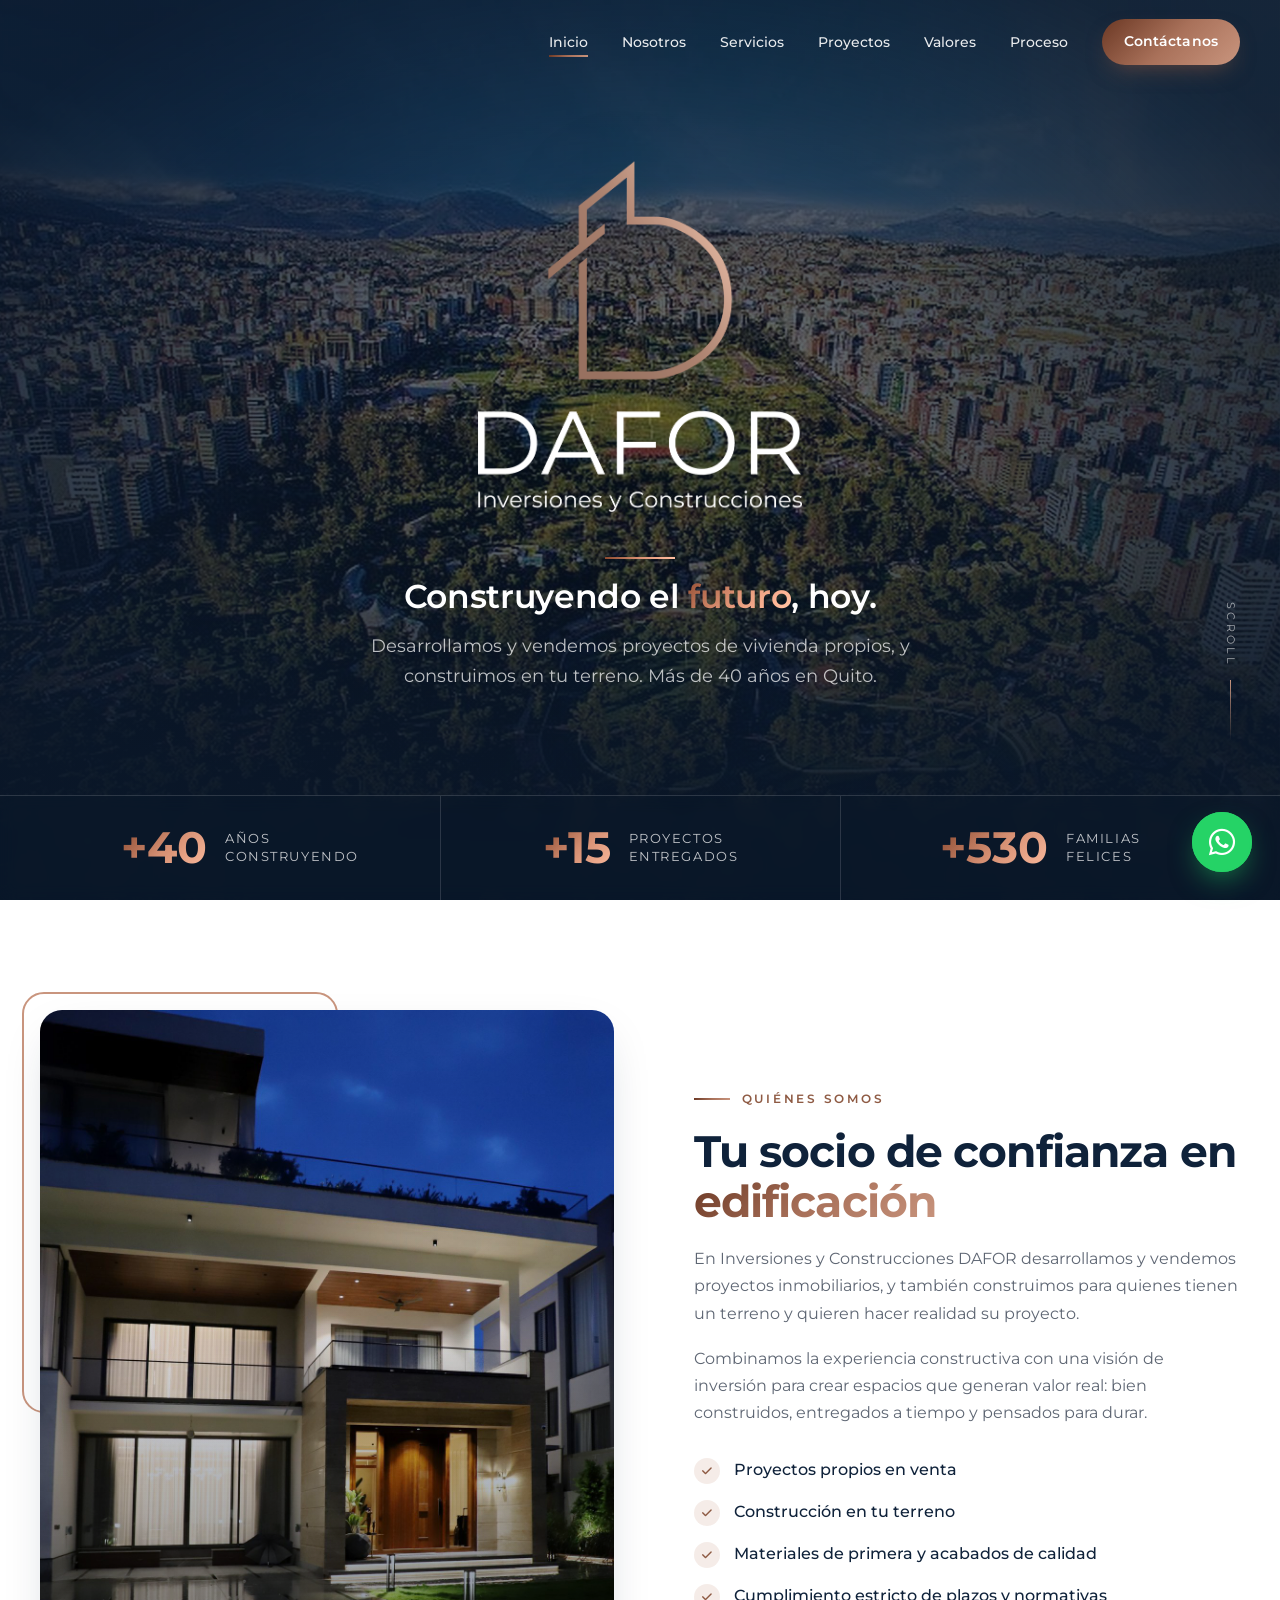
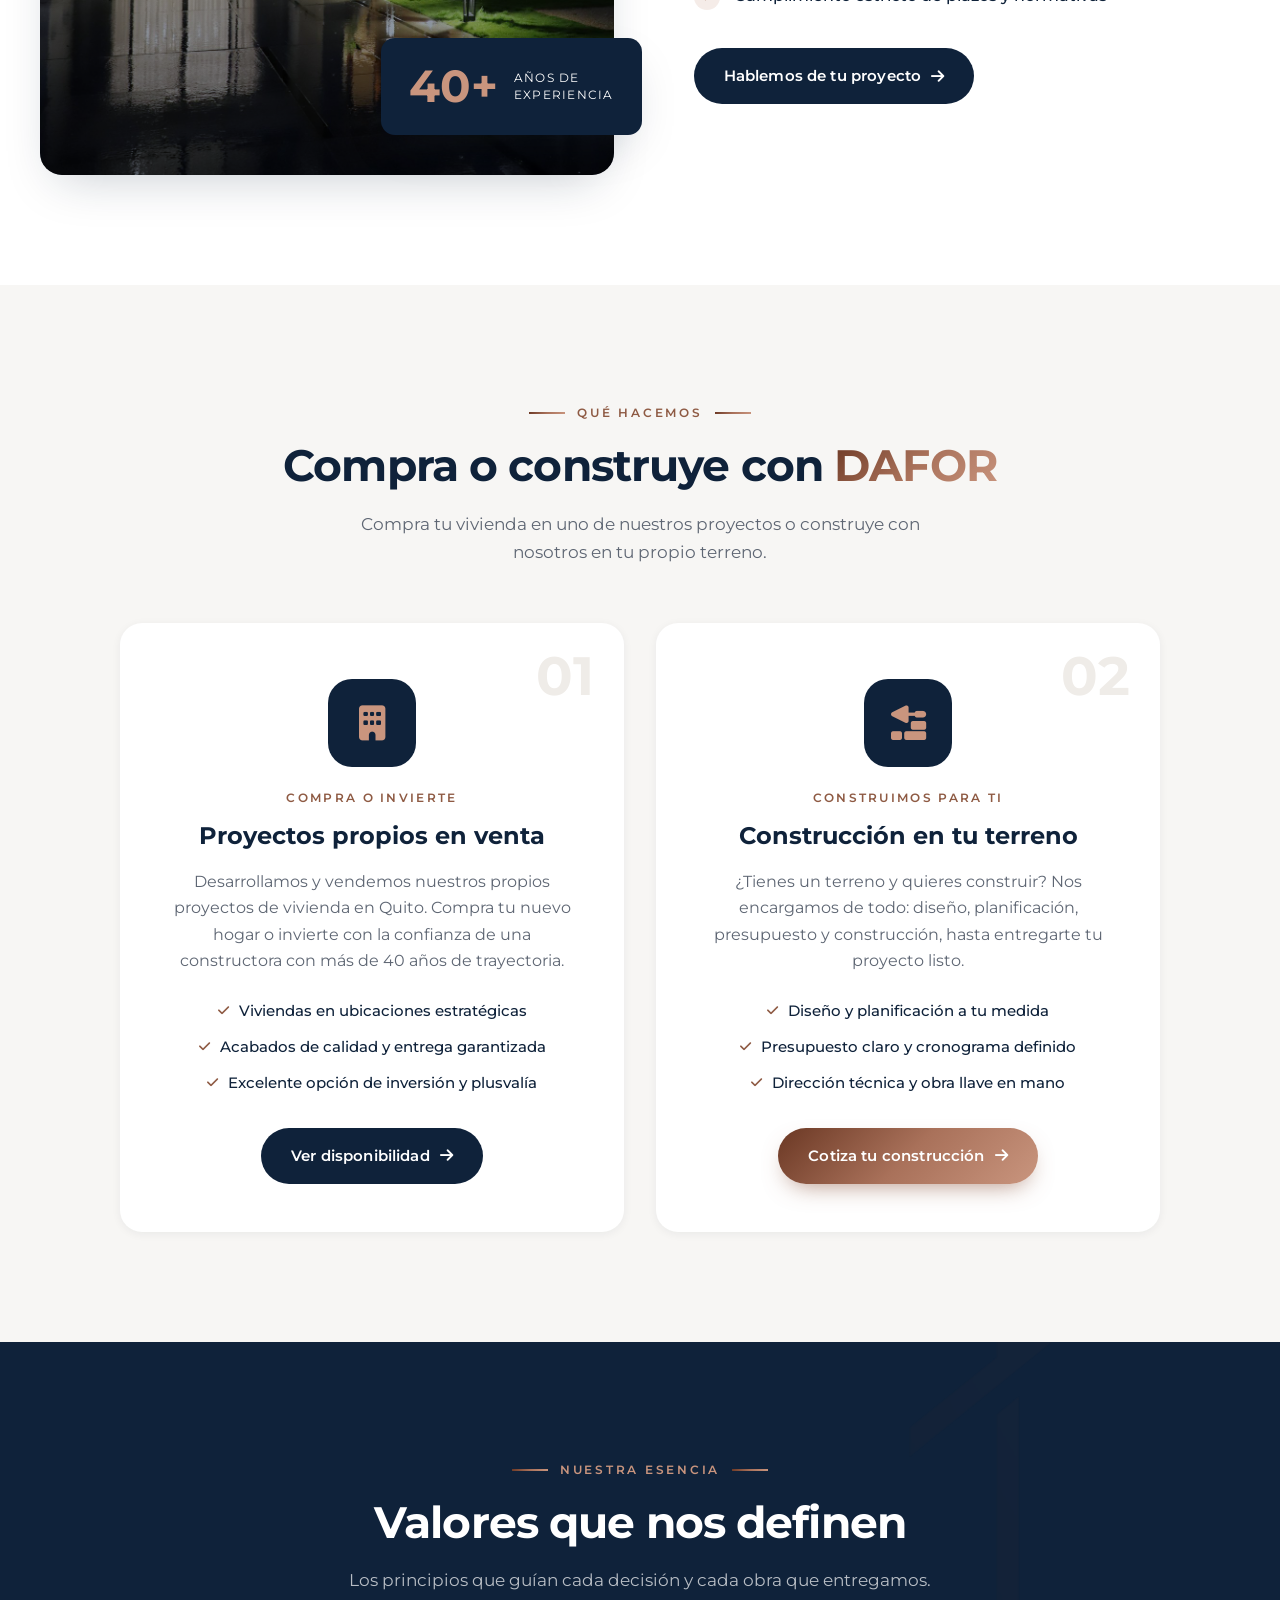
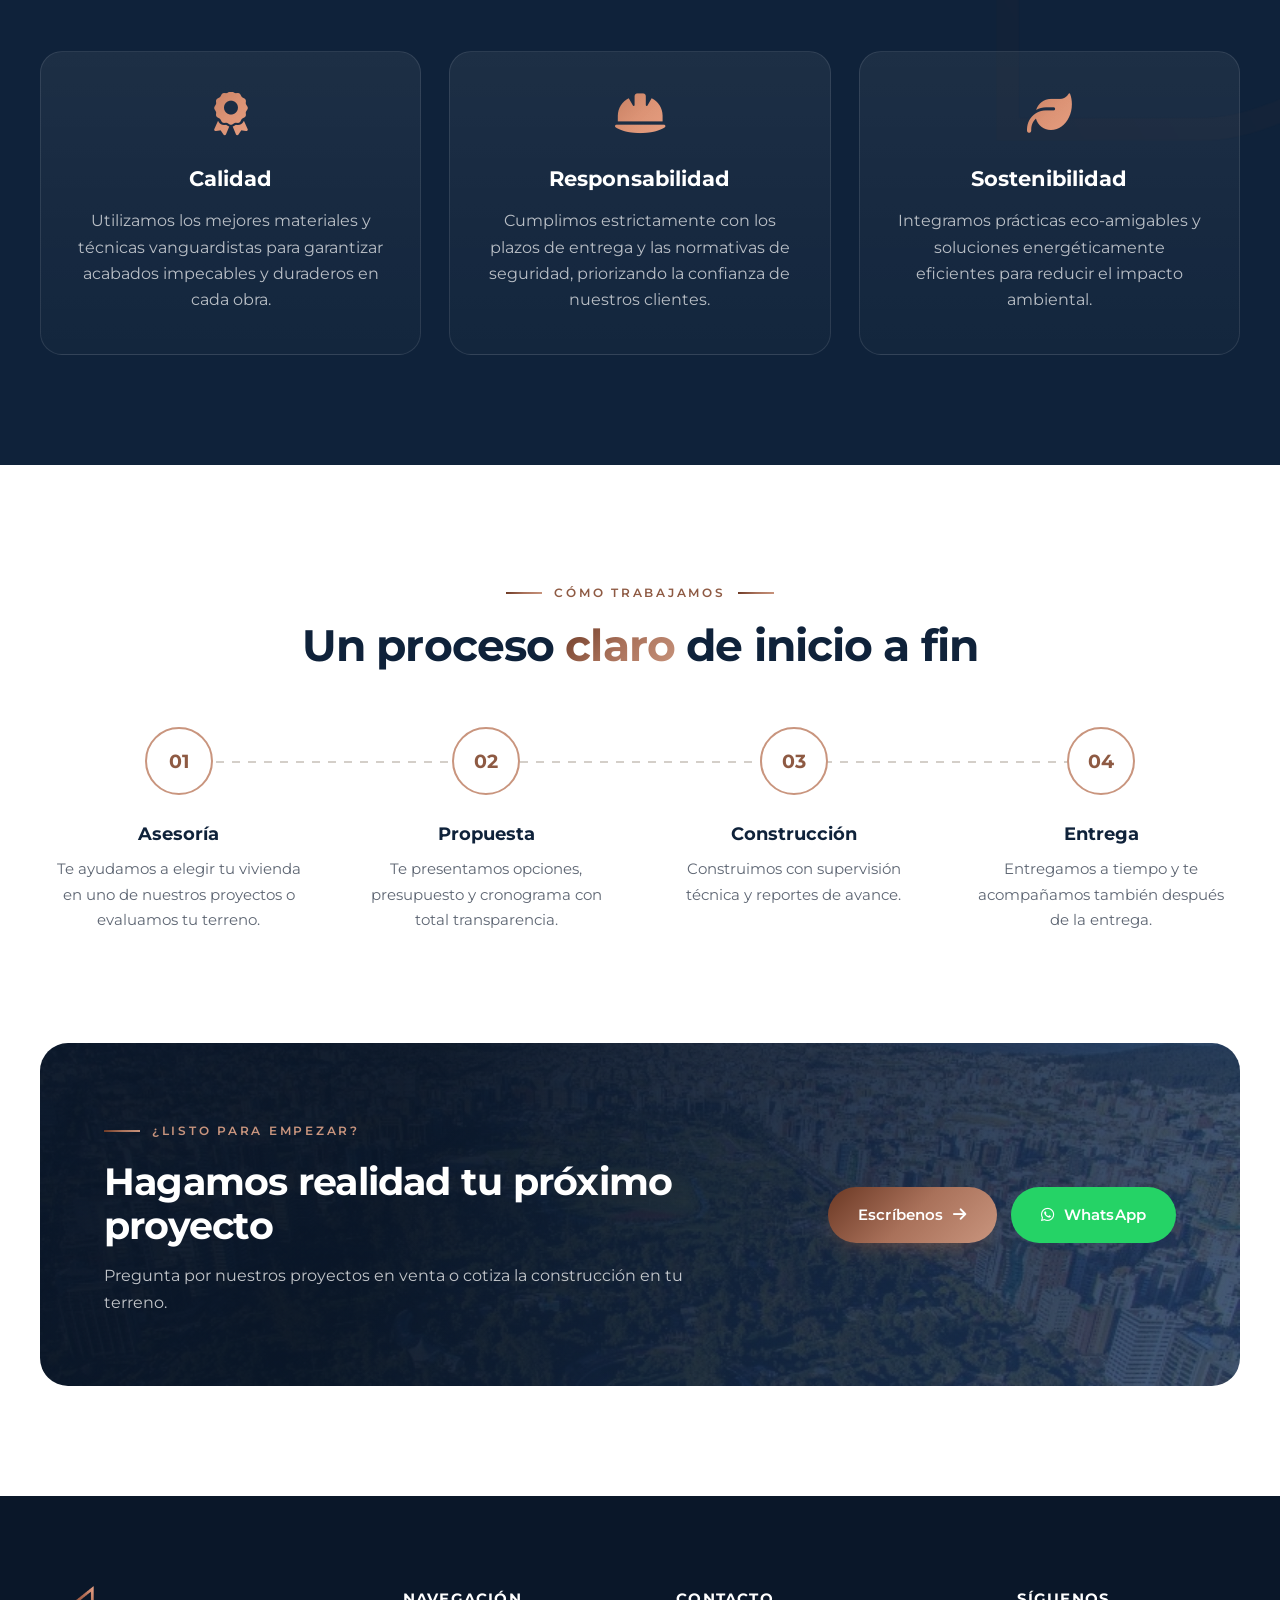
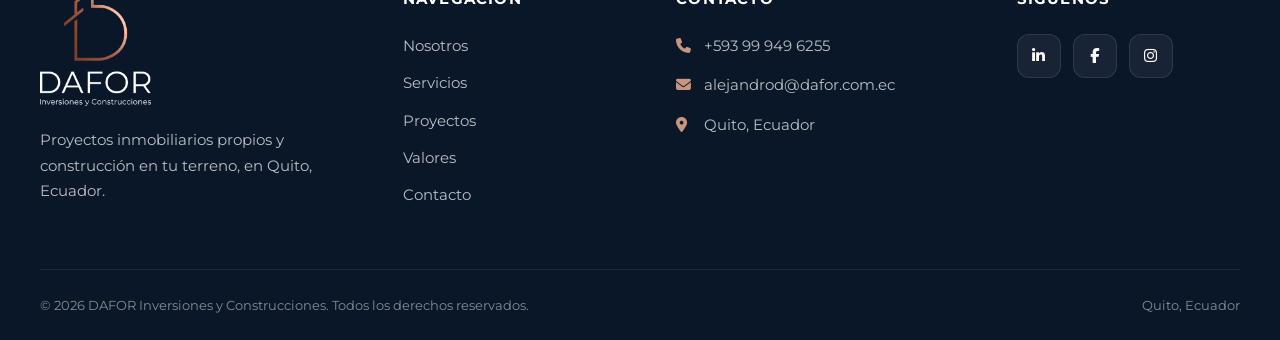
<file: index.html>
<!DOCTYPE html>
<html lang="es" class="no-js">
<head>
    <meta charset="UTF-8">
    <meta name="viewport" content="width=device-width, initial-scale=1.0">

    <title>DAFOR | Inversiones y Construcciones en Quito, Ecuador</title>
    <meta name="description" content="DAFOR, inversiones y construcciones en Quito, Ecuador. Vendemos proyectos de vivienda propios y construimos en tu terreno. Más de 40 años de trayectoria.">
    <meta name="robots" content="index, follow">
    <meta name="theme-color" content="#0F223A">
    <link rel="canonical" href="https://dafor.com.ec/">

    <meta property="og:locale" content="es_EC">
    <meta property="og:type" content="website">
    <meta property="og:site_name" content="DAFOR">
    <meta property="og:title" content="DAFOR | Inversiones y Construcciones">
    <meta property="og:description" content="Construyendo el futuro, hoy. Calidad y responsabilidad en cada obra.">
    <meta property="og:url" content="https://dafor.com.ec/">
    <meta property="og:image" content="https://dafor.com.ec/images/imagen-whatsapp.jpg">
    <meta name="twitter:card" content="summary_large_image">

    <link rel="icon" href="favicon.ico" sizes="any">
    <link rel="icon" type="image/png" sizes="32x32" href="images/favicon-32.png">
    <link rel="apple-touch-icon" href="images/apple-touch-icon.png">

    <link rel="preconnect" href="https://fonts.googleapis.com">
    <link rel="preconnect" href="https://fonts.gstatic.com" crossorigin>
    <link href="https://fonts.googleapis.com/css2?family=Montserrat:wght@400;500;600;700&display=swap" rel="stylesheet">
    <link rel="stylesheet" href="https://cdnjs.cloudflare.com/ajax/libs/font-awesome/6.5.1/css/all.min.css">
    <link rel="stylesheet" href="css/style.css?v=3.3">

    <script type="application/ld+json">
    {
        "@context": "https://schema.org",
        "@type": "GeneralContractor",
        "name": "DAFOR Inversiones y Construcciones",
        "url": "https://dafor.com.ec/",
        "logo": "https://dafor.com.ec/images/logo-banner.png",
        "image": "https://dafor.com.ec/images/imagen-whatsapp.jpg",
        "telephone": "+593999496255",
        "email": "alejandrod@dafor.com.ec",
        "address": { "@type": "PostalAddress", "addressLocality": "Quito", "addressCountry": "EC" },
        "areaServed": "Quito, Ecuador",
        "sameAs": [
            "https://www.linkedin.com/company/dafor",
            "https://www.facebook.com/dafor.ec",
            "https://www.instagram.com/dafor.ec"
        ]
    }
    </script>
</head>
<body class="home">

    <header class="site-header" id="site-header">
        <div class="container header-inner">
            <a href="index.html" class="brand" aria-label="DAFOR, ir al inicio">
                <img src="images/logo-mark.png" alt="" width="395" height="469">
                <span class="brand-text">
                    <span class="brand-name">DAFOR</span>
                    <span class="brand-sub">Inversiones y Construcciones</span>
                </span>
            </a>

            <button class="menu-toggle" id="menu-toggle" aria-label="Abrir menú" aria-expanded="false" aria-controls="main-nav">
                <i class="fas fa-bars"></i>
            </button>

            <nav class="main-nav" id="main-nav" aria-label="Menú principal">
                <div class="nav-head">
                    <img src="images/logo-mark.png" alt="DAFOR">
                    <button class="menu-close" id="menu-close" aria-label="Cerrar menú"><i class="fas fa-times"></i></button>
                </div>
                <ul>
                    <li><a href="#inicio" class="active">Inicio</a></li>
                    <li><a href="#nosotros">Nosotros</a></li>
                    <li><a href="#servicios">Servicios</a></li>
                    <li><a href="contacto.html?interes=comprar" data-proyectos-link>Proyectos</a></li>
                    <li><a href="#valores">Valores</a></li>
                    <li><a href="#proceso">Proceso</a></li>
                    <li><a href="contacto.html" class="btn btn-primary">Contáctanos</a></li>
                </ul>
            </nav>
        </div>
    </header>
    <div class="nav-overlay" id="nav-overlay"></div>

    <main>
        <!-- HERO -->
        <section class="hero" id="inicio">
            <div class="hero-bg" role="img" aria-label="Vista aérea del Parque La Carolina, Quito"></div>
            <div class="container hero-content hero-brand">
                <h1 class="hero-logo reveal">
                    <img src="images/logo-hero.png" alt="DAFOR Inversiones y Construcciones" width="695" height="752">
                </h1>
                <span class="hero-divider reveal" data-delay="1"></span>
                <p class="hero-slogan reveal" data-delay="1">Construyendo el <span>futuro</span>, hoy.</p>
                <p class="lead reveal" data-delay="2">Desarrollamos y vendemos proyectos de vivienda propios, y construimos en tu terreno. Más de 40 años en Quito.</p>
            </div>
            <div class="hero-stats">
                <div class="container hero-stats-inner">
                <div class="hero-stat"><strong data-count="40" data-prefix="+">+40</strong><span>Años<br>construyendo</span></div>
                <div class="hero-stat"><strong data-count="15" data-prefix="+">+15</strong><span>Proyectos<br>entregados</span></div>
                <div class="hero-stat"><strong data-count="530" data-prefix="+">+530</strong><span>Familias<br>felices</span></div>
                </div>
            </div>
            <div class="scroll-cue" aria-hidden="true">Scroll</div>
        </section>

        <!-- NOSOTROS -->
        <section id="nosotros">
            <div class="container about-grid">
                <div class="about-media reveal">
                    <div class="about-photo"><img src="images/imagen-nosotros.jpg" alt="Residencia moderna iluminada al anochecer" loading="lazy" width="1200" height="1600"></div>
                    <div class="about-badge">
                        <strong>40+</strong>
                        <span>Años de<br>experiencia</span>
                    </div>
                </div>
                <div class="about-text reveal" data-delay="1">
                    <span class="eyebrow">Quiénes somos</span>
                    <h2 class="section-title">Tu socio de confianza en <span>edificación</span></h2>
                    <p>En Inversiones y Construcciones DAFOR desarrollamos y vendemos proyectos inmobiliarios, y también construimos para quienes tienen un terreno y quieren hacer realidad su proyecto.</p>
                    <p>Combinamos la experiencia constructiva con una visión de inversión para crear espacios que generan valor real: bien construidos, entregados a tiempo y pensados para durar.</p>
                                        <ul class="check-list">
                        <li><i class="fas fa-check"></i> Proyectos propios en venta</li>
                        <li><i class="fas fa-check"></i> Construcción en tu terreno</li>
                        <li><i class="fas fa-check"></i> Materiales de primera y acabados de calidad</li>
                        <li><i class="fas fa-check"></i> Cumplimiento estricto de plazos y normativas</li>
                                            </ul>
                    <a href="contacto.html" class="btn btn-dark">Hablemos de tu proyecto <i class="fas fa-arrow-right"></i></a>
                </div>
            </div>
        </section>

        <!-- SERVICIOS -->
        <section class="services" id="servicios">
            <div class="container">
                <div class="section-head center reveal">
                    <span class="eyebrow">Qué hacemos</span>
                    <h2 class="section-title">Compra o construye con <span>DAFOR</span></h2>
                    <p class="section-lead">Compra tu vivienda en uno de nuestros proyectos o construye con nosotros en tu propio terreno.</p>
                </div>
                <div class="services-grid">
                    <article class="service-card reveal">
                        <span class="service-num">01</span>
                        <div class="service-icon"><i class="fas fa-building"></i></div>
                        <span class="service-tag">Compra o invierte</span>
                        <h3>Proyectos propios en venta</h3>
                        <p>Desarrollamos y vendemos nuestros propios proyectos de vivienda en Quito. Compra tu nuevo hogar o invierte con la confianza de una constructora con más de 40 años de trayectoria.</p>
                        <ul class="service-list">
                            <li><i class="fas fa-check"></i> Viviendas en ubicaciones estratégicas</li>
                            <li><i class="fas fa-check"></i> Acabados de calidad y entrega garantizada</li>
                            <li><i class="fas fa-check"></i> Excelente opción de inversión y plusvalía</li>
                        </ul>
                        <a href="contacto.html?interes=comprar" class="btn btn-dark" data-proyectos-link>Ver disponibilidad <i class="fas fa-arrow-right"></i></a>
                    </article>
                    <article class="service-card reveal" data-delay="1">
                        <span class="service-num">02</span>
                        <div class="service-icon"><i class="fas fa-trowel-bricks"></i></div>
                        <span class="service-tag">Construimos para ti</span>
                        <h3>Construcción en tu terreno</h3>
                        <p>¿Tienes un terreno y quieres construir? Nos encargamos de todo: diseño, planificación, presupuesto y construcción, hasta entregarte tu proyecto listo.</p>
                        <ul class="service-list">
                            <li><i class="fas fa-check"></i> Diseño y planificación a tu medida</li>
                            <li><i class="fas fa-check"></i> Presupuesto claro y cronograma definido</li>
                            <li><i class="fas fa-check"></i> Dirección técnica y obra llave en mano</li>
                        </ul>
                        <a href="contacto.html?interes=construir" class="btn btn-primary">Cotiza tu construcción <i class="fas fa-arrow-right"></i></a>
                    </article>
                </div>
            </div>
        </section>

        <!-- VALORES -->
        <section class="values" id="valores">
            <div class="container">
                <div class="section-head center reveal">
                    <span class="eyebrow light">Nuestra esencia</span>
                    <h2 class="section-title">Valores que nos definen</h2>
                    <p class="section-lead">Los principios que guían cada decisión y cada obra que entregamos.</p>
                </div>
                <div class="values-grid">
                    <div class="value-card reveal">
                        <i class="fas fa-award"></i>
                        <h3>Calidad</h3>
                        <p>Utilizamos los mejores materiales y técnicas vanguardistas para garantizar acabados impecables y duraderos en cada obra.</p>
                    </div>
                    <div class="value-card reveal" data-delay="1">
                        <i class="fas fa-helmet-safety"></i>
                        <h3>Responsabilidad</h3>
                        <p>Cumplimos estrictamente con los plazos de entrega y las normativas de seguridad, priorizando la confianza de nuestros clientes.</p>
                    </div>
                    <div class="value-card reveal" data-delay="2">
                        <i class="fas fa-leaf"></i>
                        <h3>Sostenibilidad</h3>
                        <p>Integramos prácticas eco-amigables y soluciones energéticamente eficientes para reducir el impacto ambiental.</p>
                    </div>
                </div>
            </div>
        </section>

        <!-- PROCESO -->
        <section id="proceso">
            <div class="container">
                <div class="section-head center reveal">
                    <span class="eyebrow">Cómo trabajamos</span>
                    <h2 class="section-title">Un proceso <span>claro</span> de inicio a fin</h2>
                </div>
                <div class="process-grid">
                    <div class="step reveal">
                        <div class="step-num">01</div>
                        <h3>Asesoría</h3>
                        <p>Te ayudamos a elegir tu vivienda en uno de nuestros proyectos o evaluamos tu terreno.</p>
                    </div>
                    <div class="step reveal" data-delay="1">
                        <div class="step-num">02</div>
                        <h3>Propuesta</h3>
                        <p>Te presentamos opciones, presupuesto y cronograma con total transparencia.</p>
                    </div>
                    <div class="step reveal" data-delay="2">
                        <div class="step-num">03</div>
                        <h3>Construcción</h3>
                        <p>Construimos con supervisión técnica y reportes de avance.</p>
                    </div>
                    <div class="step reveal" data-delay="3">
                        <div class="step-num">04</div>
                        <h3>Entrega</h3>
                        <p>Entregamos a tiempo y te acompañamos también después de la entrega.</p>
                    </div>
                </div>
            </div>
        </section>

        <!-- CTA -->
        <section class="cta">
            <div class="container">
                <div class="cta-box reveal">
                    <div>
                        <span class="eyebrow light">¿Listo para empezar?</span>
                        <h2>Hagamos realidad tu próximo proyecto</h2>
                        <p>Pregunta por nuestros proyectos en venta o cotiza la construcción en tu terreno.</p>
                    </div>
                    <div class="cta-actions">
                        <a href="contacto.html" class="btn btn-primary">Escríbenos <i class="fas fa-arrow-right"></i></a>
                        <a href="https://wa.me/593999496255?text=Hola%2C%20tengo%20inter%C3%A9s%20en%20los%20proyectos%20de%20DAFOR%20-%20Inversiones%20y%20Construcciones" target="_blank" rel="noopener" class="btn btn-whatsapp"><i class="fab fa-whatsapp"></i> WhatsApp</a>
                    </div>
                </div>
            </div>
        </section>
    </main>

    <footer class="site-footer">
        <div class="container footer-grid">
            <div class="footer-brand">
                <img src="images/logo-blanco.png" alt="DAFOR Inversiones y Construcciones">
                <p>Proyectos inmobiliarios propios y construcción en tu terreno, en Quito, Ecuador.</p>
            </div>
            <div>
                <h4>Navegación</h4>
                <ul class="footer-links">
                    <li><a href="#nosotros">Nosotros</a></li>
                    <li><a href="#servicios">Servicios</a></li>
                    <li><a href="contacto.html?interes=comprar" data-proyectos-link>Proyectos</a></li>
                    <li><a href="#valores">Valores</a></li>
                    <li><a href="contacto.html">Contacto</a></li>
                </ul>
            </div>
            <div>
                <h4>Contacto</h4>
                <ul class="footer-contact">
                    <li><i class="fas fa-phone"></i><a href="tel:+593999496255">+593 99 949 6255</a></li>
                    <li><i class="fas fa-envelope"></i><a href="mailto:alejandrod@dafor.com.ec">alejandrod@dafor.com.ec</a></li>
                    <li><i class="fas fa-location-dot"></i><span>Quito, Ecuador</span></li>
                </ul>
            </div>
            <div>
                <h4>Síguenos</h4>
                <div class="social">
                    <a href="https://www.linkedin.com/company/dafor" target="_blank" rel="noopener" aria-label="LinkedIn de DAFOR"><i class="fab fa-linkedin-in"></i></a>
                    <a href="https://www.facebook.com/dafor.ec" target="_blank" rel="noopener" aria-label="Facebook de DAFOR"><i class="fab fa-facebook-f"></i></a>
                    <a href="https://www.instagram.com/dafor.ec" target="_blank" rel="noopener" aria-label="Instagram de DAFOR"><i class="fab fa-instagram"></i></a>
                </div>
            </div>
        </div>
        <div class="container footer-bottom">
            <p>&copy; <span data-year>2026</span> DAFOR Inversiones y Construcciones. Todos los derechos reservados.</p>
            <p>Quito, Ecuador</p>
        </div>
    </footer>

    <a href="https://wa.me/593999496255?text=Hola%2C%20tengo%20inter%C3%A9s%20en%20los%20proyectos%20de%20DAFOR%20-%20Inversiones%20y%20Construcciones" class="whatsapp-float" target="_blank" rel="noopener" aria-label="Escríbenos por WhatsApp">
        <i class="fab fa-whatsapp"></i>
    </a>

    <script src="js/proyectos-data.js?v=3.3"></script>
    <script src="js/script.js?v=3.3"></script>
</body>
</html>
</file>
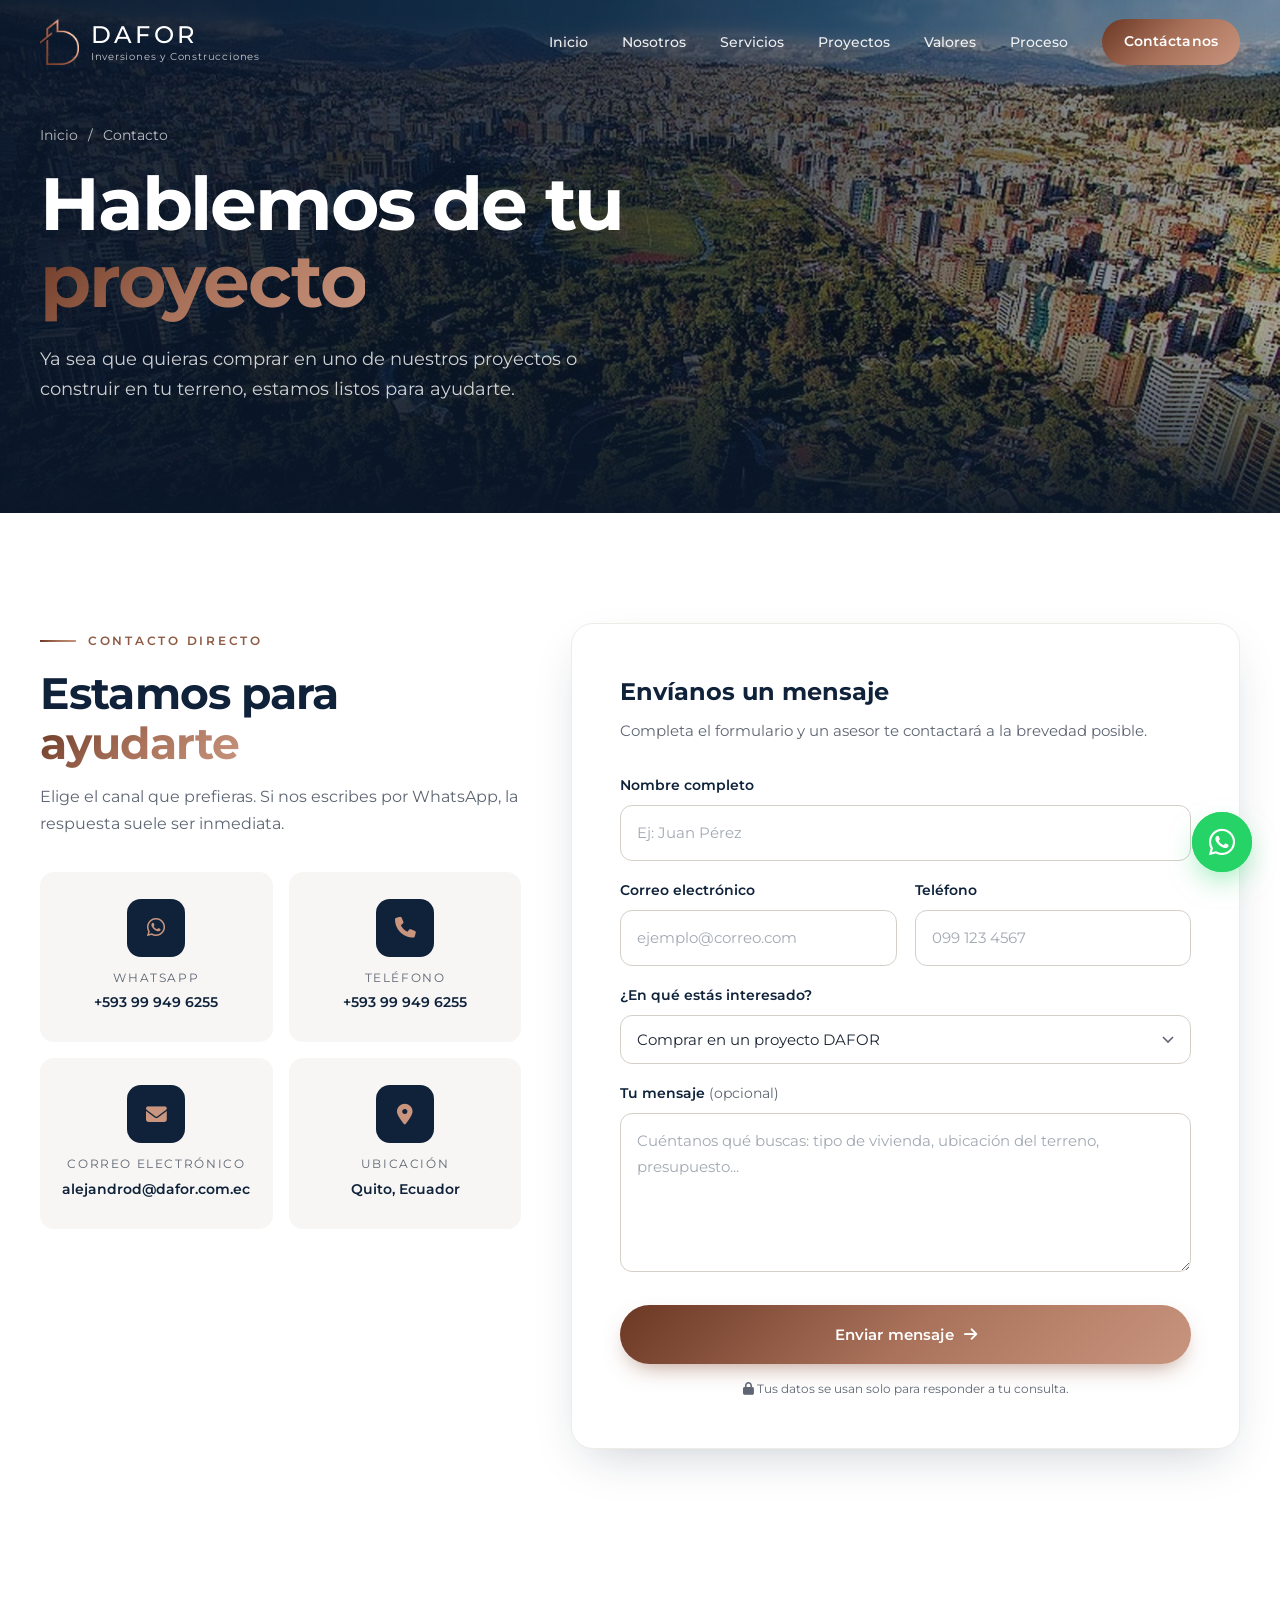
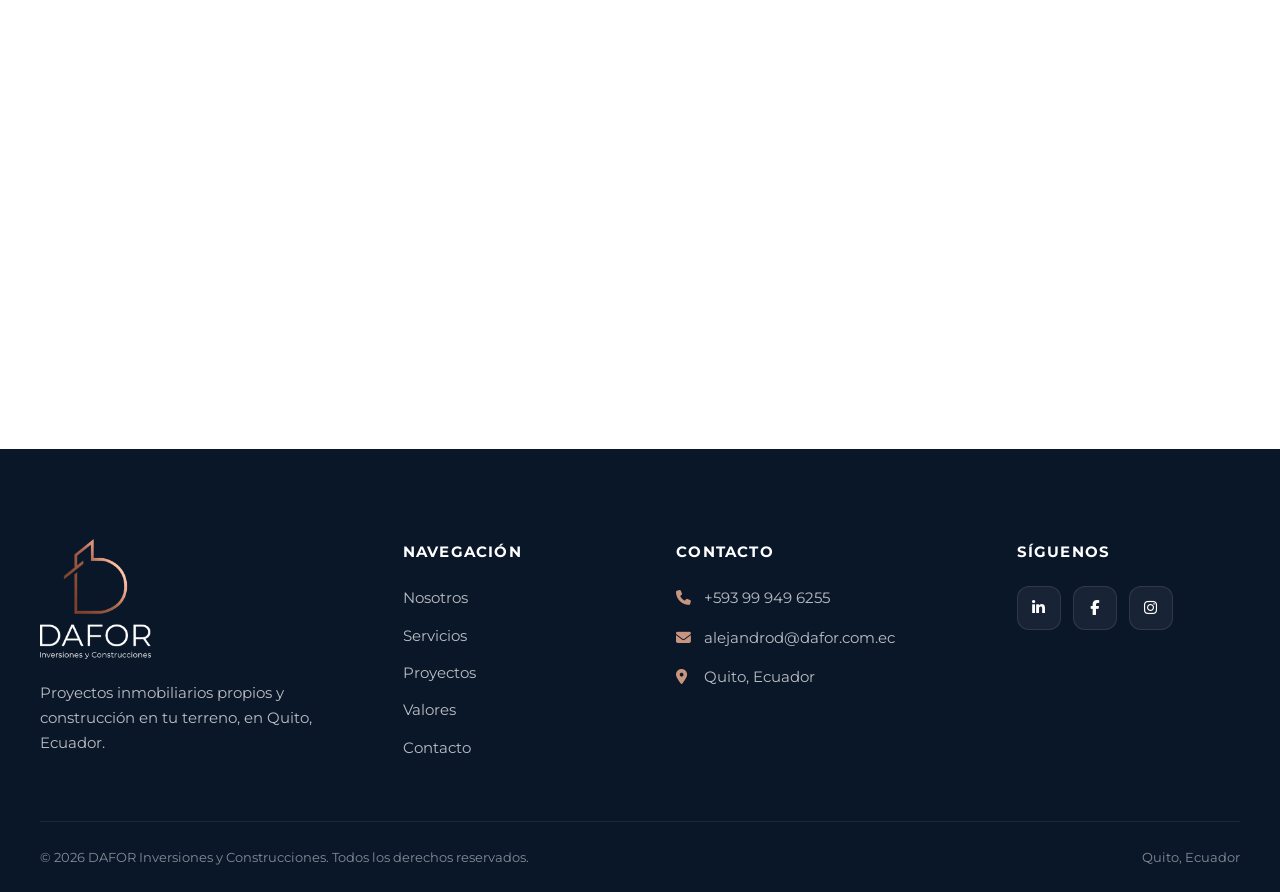
<file: contacto.html>
<!DOCTYPE html>
<html lang="es" class="no-js">
<head>
    <meta charset="UTF-8">
    <meta name="viewport" content="width=device-width, initial-scale=1.0">

    <title>Contacto | DAFOR Inversiones y Construcciones</title>
    <meta name="description" content="Ponte en contacto con DAFOR. Estamos listos para hacer realidad tu proyecto de inversión y construcción en Quito, Ecuador.">
    <meta name="robots" content="index, follow">
    <meta name="theme-color" content="#0F223A">
    <link rel="canonical" href="https://dafor.com.ec/contacto.html">

    <meta property="og:locale" content="es_EC">
    <meta property="og:type" content="website">
    <meta property="og:site_name" content="DAFOR">
    <meta property="og:title" content="Contacto | DAFOR">
    <meta property="og:description" content="Ponte en contacto con nosotros. Estamos listos para hacer realidad tu proyecto.">
    <meta property="og:url" content="https://dafor.com.ec/contacto.html">
    <meta property="og:image" content="https://dafor.com.ec/images/imagen-whatsapp.jpg">
    <meta name="twitter:card" content="summary_large_image">

    <link rel="icon" href="favicon.ico" sizes="any">
    <link rel="icon" type="image/png" sizes="32x32" href="images/favicon-32.png">
    <link rel="apple-touch-icon" href="images/apple-touch-icon.png">

    <link rel="preconnect" href="https://fonts.googleapis.com">
    <link rel="preconnect" href="https://fonts.gstatic.com" crossorigin>
    <link href="https://fonts.googleapis.com/css2?family=Montserrat:wght@400;500;600;700&display=swap" rel="stylesheet">
    <link rel="stylesheet" href="https://cdnjs.cloudflare.com/ajax/libs/font-awesome/6.5.1/css/all.min.css">
    <link rel="stylesheet" href="css/style.css?v=3.3">

</head>
<body>

    <header class="site-header" id="site-header">
        <div class="container header-inner">
            <a href="index.html" class="brand" aria-label="DAFOR, ir al inicio">
                <img src="images/logo-mark.png" alt="" width="395" height="469">
                <span class="brand-text">
                    <span class="brand-name">DAFOR</span>
                    <span class="brand-sub">Inversiones y Construcciones</span>
                </span>
            </a>

            <button class="menu-toggle" id="menu-toggle" aria-label="Abrir menú" aria-expanded="false" aria-controls="main-nav">
                <i class="fas fa-bars"></i>
            </button>

            <nav class="main-nav" id="main-nav" aria-label="Menú principal">
                <div class="nav-head">
                    <img src="images/logo-mark.png" alt="DAFOR">
                    <button class="menu-close" id="menu-close" aria-label="Cerrar menú"><i class="fas fa-times"></i></button>
                </div>
                <ul>
                    <li><a href="index.html">Inicio</a></li>
                    <li><a href="index.html#nosotros">Nosotros</a></li>
                    <li><a href="index.html#servicios">Servicios</a></li>
                    <li><a href="contacto.html?interes=comprar" data-proyectos-link>Proyectos</a></li>
                    <li><a href="index.html#valores">Valores</a></li>
                    <li><a href="index.html#proceso">Proceso</a></li>
                    <li><a href="contacto.html" class="btn btn-primary" aria-current="page">Contáctanos</a></li>
                </ul>
            </nav>
        </div>
    </header>
    <div class="nav-overlay" id="nav-overlay"></div>

    <main>
        <section class="hero page-hero">
            <div class="hero-bg" role="img" aria-label="Vista aérea del Parque La Carolina, Quito"></div>
            <div class="container hero-content">
                <nav class="breadcrumb reveal" aria-label="Ruta"><a href="index.html">Inicio</a><span>/</span><span>Contacto</span></nav>
                <h1 class="reveal" data-delay="1">Hablemos de tu <span>proyecto</span></h1>
                <p class="lead reveal" data-delay="2">Ya sea que quieras comprar en uno de nuestros proyectos o construir en tu terreno, estamos listos para ayudarte.</p>
            </div>
        </section>

        <section>
            <div class="container contact-grid">
                <div class="contact-info reveal">
                    <span class="eyebrow">Contacto directo</span>
                    <h2 class="section-title">Estamos para <span>ayudarte</span></h2>
                    <p>Elige el canal que prefieras. Si nos escribes por WhatsApp, la respuesta suele ser inmediata.</p>
                    <div class="info-list">
                        <a class="info-item" href="https://wa.me/593999496255?text=Hola%2C%20tengo%20inter%C3%A9s%20en%20los%20proyectos%20de%20DAFOR%20-%20Inversiones%20y%20Construcciones" target="_blank" rel="noopener">
                            <span class="info-icon"><i class="fab fa-whatsapp"></i></span>
                            <span><small>WhatsApp</small><strong>+593 99 949 6255</strong></span>
                        </a>
                        <a class="info-item" href="tel:+593999496255">
                            <span class="info-icon"><i class="fas fa-phone"></i></span>
                            <span><small>Teléfono</small><strong>+593 99 949 6255</strong></span>
                        </a>
                        <a class="info-item" href="mailto:alejandrod@dafor.com.ec">
                            <span class="info-icon"><i class="fas fa-envelope"></i></span>
                            <span><small>Correo electrónico</small><strong>alejandrod@dafor.com.ec</strong></span>
                        </a>
                        <div class="info-item">
                            <span class="info-icon"><i class="fas fa-location-dot"></i></span>
                            <span><small>Ubicación</small><strong>Quito, Ecuador</strong></span>
                        </div>
                    </div>
                </div>

                <div class="form-card reveal" data-delay="1">
                    <h3>Envíanos un mensaje</h3>
                    <p>Completa el formulario y un asesor te contactará a la brevedad posible.</p>
                    <form action="https://formspree.io/f/xgopbeor" method="POST" id="contact-form" novalidate>
                        <input type="hidden" name="_subject" value="Nuevo mensaje desde dafor.com.ec">
                        <input type="text" name="_gotcha" class="hp-field" tabindex="-1" autocomplete="off" aria-hidden="true">
                        <div class="form-group">
                            <label for="nombre">Nombre completo</label>
                            <input type="text" id="nombre" name="nombre" placeholder="Ej: Juan Pérez" autocomplete="name" required>
                        </div>
                        <div class="form-row">
                            <div class="form-group">
                                <label for="email">Correo electrónico</label>
                                <input type="email" id="email" name="email" placeholder="ejemplo@correo.com" autocomplete="email" required>
                            </div>
                            <div class="form-group">
                                <label for="telefono">Teléfono</label>
                                <input type="tel" id="telefono" name="telefono" placeholder="099 123 4567" autocomplete="tel" pattern="[0-9+ ()-]{7,20}" required>
                            </div>
                        </div>
                        <div class="form-group">
                            <label for="interes">¿En qué estás interesado?</label>
                            <select id="interes" name="interes">
                                <option value="Comprar en un proyecto DAFOR">Comprar en un proyecto DAFOR</option>
                                <option value="Construir en mi terreno">Construir en mi terreno</option>
                                <option value="Invertir en un proyecto">Invertir en un proyecto</option>
                                <option value="Otro">Otro</option>
                            </select>
                        </div>
                        <div class="form-group">
                            <label for="mensaje">Tu mensaje <em>(opcional)</em></label>
                            <textarea id="mensaje" name="mensaje" rows="5" placeholder="Cuéntanos qué buscas: tipo de vivienda, ubicación del terreno, presupuesto..."></textarea>
                        </div>
                        <button type="submit" class="btn btn-primary">Enviar mensaje <i class="fas fa-arrow-right"></i></button>
                        <div class="form-status" id="form-status" role="status" aria-live="polite"></div>
                        <p class="form-note"><i class="fas fa-lock"></i> Tus datos se usan solo para responder a tu consulta.</p>
                    </form>
                </div>
            </div>
        </section>

        <section class="map-wrap">
            <div class="container reveal">
                <iframe title="Mapa de Quito, Ecuador" src="https://www.google.com/maps?q=Quito,+Ecuador&output=embed" loading="lazy" referrerpolicy="no-referrer-when-downgrade"></iframe>
            </div>
        </section>
    </main>

    <footer class="site-footer">
        <div class="container footer-grid">
            <div class="footer-brand">
                <img src="images/logo-blanco.png" alt="DAFOR Inversiones y Construcciones">
                <p>Proyectos inmobiliarios propios y construcción en tu terreno, en Quito, Ecuador.</p>
            </div>
            <div>
                <h4>Navegación</h4>
                <ul class="footer-links">
                    <li><a href="index.html#nosotros">Nosotros</a></li>
                    <li><a href="index.html#servicios">Servicios</a></li>
                    <li><a href="contacto.html?interes=comprar" data-proyectos-link>Proyectos</a></li>
                    <li><a href="index.html#valores">Valores</a></li>
                    <li><a href="contacto.html">Contacto</a></li>
                </ul>
            </div>
            <div>
                <h4>Contacto</h4>
                <ul class="footer-contact">
                    <li><i class="fas fa-phone"></i><a href="tel:+593999496255">+593 99 949 6255</a></li>
                    <li><i class="fas fa-envelope"></i><a href="mailto:alejandrod@dafor.com.ec">alejandrod@dafor.com.ec</a></li>
                    <li><i class="fas fa-location-dot"></i><span>Quito, Ecuador</span></li>
                </ul>
            </div>
            <div>
                <h4>Síguenos</h4>
                <div class="social">
                    <a href="https://www.linkedin.com/company/dafor" target="_blank" rel="noopener" aria-label="LinkedIn de DAFOR"><i class="fab fa-linkedin-in"></i></a>
                    <a href="https://www.facebook.com/dafor.ec" target="_blank" rel="noopener" aria-label="Facebook de DAFOR"><i class="fab fa-facebook-f"></i></a>
                    <a href="https://www.instagram.com/dafor.ec" target="_blank" rel="noopener" aria-label="Instagram de DAFOR"><i class="fab fa-instagram"></i></a>
                </div>
            </div>
        </div>
        <div class="container footer-bottom">
            <p>&copy; <span data-year>2026</span> DAFOR Inversiones y Construcciones. Todos los derechos reservados.</p>
            <p>Quito, Ecuador</p>
        </div>
    </footer>

    <a href="https://wa.me/593999496255?text=Hola%2C%20tengo%20inter%C3%A9s%20en%20los%20proyectos%20de%20DAFOR%20-%20Inversiones%20y%20Construcciones" class="whatsapp-float" target="_blank" rel="noopener" aria-label="Escríbenos por WhatsApp">
        <i class="fab fa-whatsapp"></i>
    </a>

    <script src="js/proyectos-data.js?v=3.3"></script>
    <script src="js/script.js?v=3.3"></script>
</body>
</html>
</file>
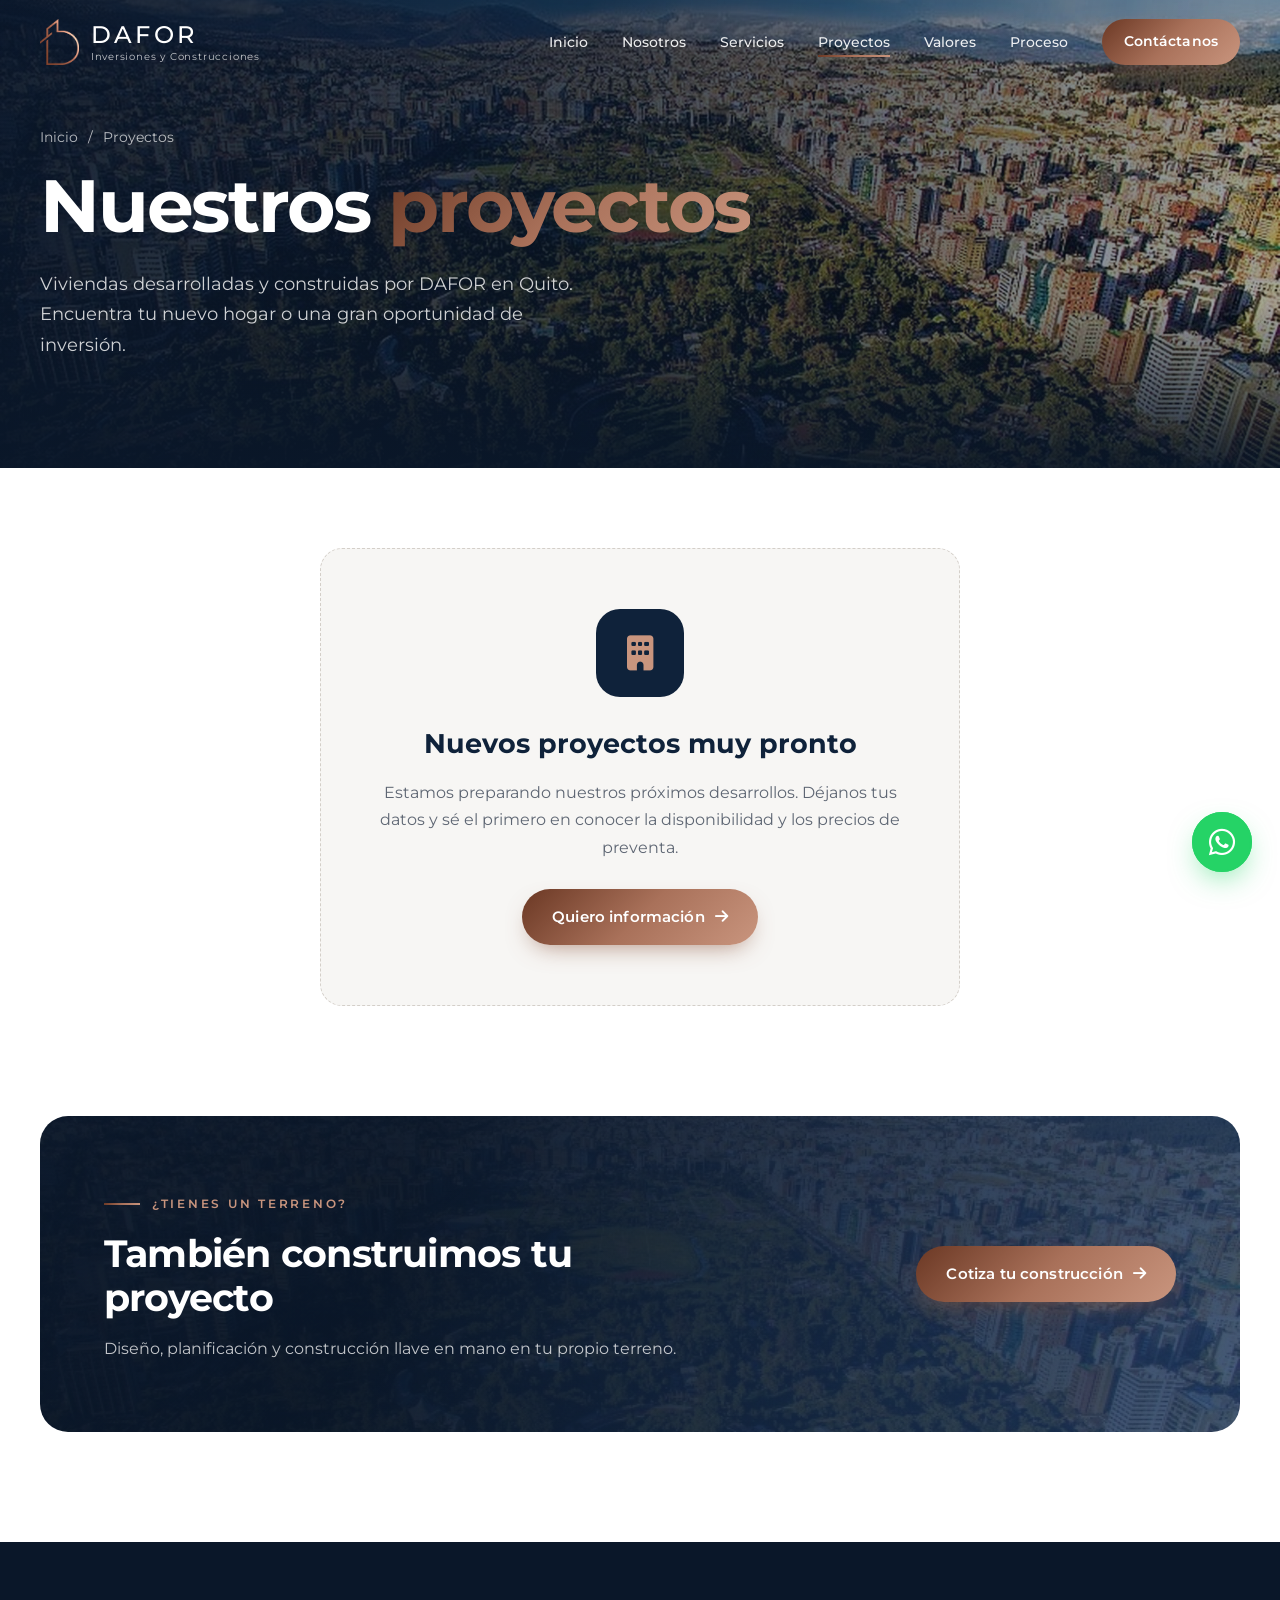
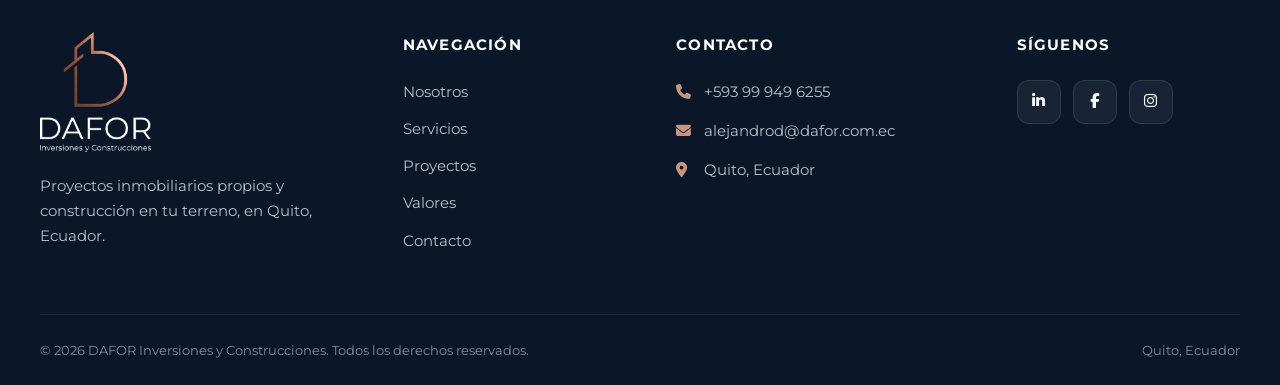
<file: proyectos.html>
<!DOCTYPE html>
<html lang="es" class="no-js">
<head>
    <meta charset="UTF-8">
    <meta name="viewport" content="width=device-width, initial-scale=1.0">

    <title>Proyectos en venta | DAFOR Inversiones y Construcciones</title>
    <meta name="description" content="Conoce los proyectos de vivienda de DAFOR en venta en Quito: departamentos en planos, en construcción y de entrega inmediata.">
    <!-- Cambiar a "index, follow" cuando se publiquen los primeros proyectos -->
    <meta name="robots" content="noindex, follow">
    <meta name="theme-color" content="#0F223A">
    <link rel="canonical" href="https://dafor.com.ec/proyectos.html">

    <meta property="og:locale" content="es_EC">
    <meta property="og:type" content="website">
    <meta property="og:site_name" content="DAFOR">
    <meta property="og:title" content="Proyectos en venta | DAFOR">
    <meta property="og:description" content="Departamentos y viviendas DAFOR en venta en Quito.">
    <meta property="og:url" content="https://dafor.com.ec/proyectos.html">
    <meta property="og:image" content="https://dafor.com.ec/images/imagen-whatsapp.jpg">
    <meta name="twitter:card" content="summary_large_image">

    <link rel="icon" href="favicon.ico" sizes="any">
    <link rel="icon" type="image/png" sizes="32x32" href="images/favicon-32.png">
    <link rel="apple-touch-icon" href="images/apple-touch-icon.png">

    <link rel="preconnect" href="https://fonts.googleapis.com">
    <link rel="preconnect" href="https://fonts.gstatic.com" crossorigin>
    <link href="https://fonts.googleapis.com/css2?family=Montserrat:wght@400;500;600;700&display=swap" rel="stylesheet">
    <link rel="stylesheet" href="https://cdnjs.cloudflare.com/ajax/libs/font-awesome/6.5.1/css/all.min.css">
    <link rel="stylesheet" href="css/style.css?v=3.3">

</head>
<body>

    <header class="site-header" id="site-header">
        <div class="container header-inner">
            <a href="index.html" class="brand" aria-label="DAFOR, ir al inicio">
                <img src="images/logo-mark.png" alt="" width="395" height="469">
                <span class="brand-text">
                    <span class="brand-name">DAFOR</span>
                    <span class="brand-sub">Inversiones y Construcciones</span>
                </span>
            </a>

            <button class="menu-toggle" id="menu-toggle" aria-label="Abrir menú" aria-expanded="false" aria-controls="main-nav">
                <i class="fas fa-bars"></i>
            </button>

            <nav class="main-nav" id="main-nav" aria-label="Menú principal">
                <div class="nav-head">
                    <img src="images/logo-mark.png" alt="DAFOR">
                    <button class="menu-close" id="menu-close" aria-label="Cerrar menú"><i class="fas fa-times"></i></button>
                </div>
                <ul>
                    <li><a href="index.html">Inicio</a></li>
                    <li><a href="index.html#nosotros">Nosotros</a></li>
                    <li><a href="index.html#servicios">Servicios</a></li>
                    <li><a href="contacto.html?interes=comprar" data-proyectos-link class="active">Proyectos</a></li>
                    <li><a href="index.html#valores">Valores</a></li>
                    <li><a href="index.html#proceso">Proceso</a></li>
                    <li><a href="contacto.html" class="btn btn-primary">Contáctanos</a></li>
                </ul>
            </nav>
        </div>
    </header>
    <div class="nav-overlay" id="nav-overlay"></div>

    <main>
        <section class="hero page-hero">
            <div class="hero-bg" role="img" aria-label="Vista aérea del Parque La Carolina, Quito"></div>
            <div class="container hero-content">
                <nav class="breadcrumb reveal" aria-label="Ruta"><a href="index.html">Inicio</a><span>/</span><span>Proyectos</span></nav>
                <h1 class="reveal" data-delay="1">Nuestros <span>proyectos</span></h1>
                <p class="lead reveal" data-delay="2">Viviendas desarrolladas y construidas por DAFOR en Quito. Encuentra tu nuevo hogar o una gran oportunidad de inversión.</p>
            </div>
        </section>

        <section class="projects">
            <div class="container">
                <div class="project-filters reveal" id="project-filters" role="tablist" aria-label="Filtrar proyectos">
                    <button class="chip active" data-filter="todos">Todos</button>
                    <button class="chip" data-filter="planos">En planos</button>
                    <button class="chip" data-filter="construccion">En construcción</button>
                    <button class="chip" data-filter="inmediata">Entrega inmediata</button>
                </div>
                <div class="projects-grid" id="projects-grid"></div>

                <div class="projects-empty" id="projects-empty" hidden>
                    <div class="service-icon"><i class="fas fa-building"></i></div>
                    <h2>Nuevos proyectos muy pronto</h2>
                    <p>Estamos preparando nuestros próximos desarrollos. Déjanos tus datos y sé el primero en conocer la disponibilidad y los precios de preventa.</p>
                    <a href="contacto.html?interes=comprar" class="btn btn-primary">Quiero información <i class="fas fa-arrow-right"></i></a>
                </div>
            </div>
        </section>

        <section class="cta">
            <div class="container">
                <div class="cta-box reveal">
                    <div>
                        <span class="eyebrow light">¿Tienes un terreno?</span>
                        <h2>También construimos tu proyecto</h2>
                        <p>Diseño, planificación y construcción llave en mano en tu propio terreno.</p>
                    </div>
                    <div class="cta-actions">
                        <a href="contacto.html?interes=construir" class="btn btn-primary">Cotiza tu construcción <i class="fas fa-arrow-right"></i></a>
                    </div>
                </div>
            </div>
        </section>
    </main>


    <footer class="site-footer">
        <div class="container footer-grid">
            <div class="footer-brand">
                <img src="images/logo-blanco.png" alt="DAFOR Inversiones y Construcciones">
                <p>Proyectos inmobiliarios propios y construcción en tu terreno, en Quito, Ecuador.</p>
            </div>
            <div>
                <h4>Navegación</h4>
                <ul class="footer-links">
                    <li><a href="index.html#nosotros">Nosotros</a></li>
                    <li><a href="index.html#servicios">Servicios</a></li>
                    <li><a href="contacto.html?interes=comprar" data-proyectos-link>Proyectos</a></li>
                    <li><a href="index.html#valores">Valores</a></li>
                    <li><a href="contacto.html">Contacto</a></li>
                </ul>
            </div>
            <div>
                <h4>Contacto</h4>
                <ul class="footer-contact">
                    <li><i class="fas fa-phone"></i><a href="tel:+593999496255">+593 99 949 6255</a></li>
                    <li><i class="fas fa-envelope"></i><a href="mailto:alejandrod@dafor.com.ec">alejandrod@dafor.com.ec</a></li>
                    <li><i class="fas fa-location-dot"></i><span>Quito, Ecuador</span></li>
                </ul>
            </div>
            <div>
                <h4>Síguenos</h4>
                <div class="social">
                    <a href="https://www.linkedin.com/company/dafor" target="_blank" rel="noopener" aria-label="LinkedIn de DAFOR"><i class="fab fa-linkedin-in"></i></a>
                    <a href="https://www.facebook.com/dafor.ec" target="_blank" rel="noopener" aria-label="Facebook de DAFOR"><i class="fab fa-facebook-f"></i></a>
                    <a href="https://www.instagram.com/dafor.ec" target="_blank" rel="noopener" aria-label="Instagram de DAFOR"><i class="fab fa-instagram"></i></a>
                </div>
            </div>
        </div>
        <div class="container footer-bottom">
            <p>&copy; <span data-year>2026</span> DAFOR Inversiones y Construcciones. Todos los derechos reservados.</p>
            <p>Quito, Ecuador</p>
        </div>
    </footer>

    <a href="https://wa.me/593999496255?text=Hola%2C%20tengo%20inter%C3%A9s%20en%20los%20proyectos%20de%20DAFOR%20-%20Inversiones%20y%20Construcciones" class="whatsapp-float" target="_blank" rel="noopener" aria-label="Escríbenos por WhatsApp">
        <i class="fab fa-whatsapp"></i>
    </a>

    <script src="js/proyectos-data.js?v=3.3"></script>
    <script src="js/proyectos.js?v=3.3"></script>
    <script src="js/script.js?v=3.3"></script>
</body>
</html>
</file>
<file: css/style.css>
/* =========================================================
   DAFOR · Inversiones y Construcciones
   Hoja de estilos principal
   ========================================================= */

:root {
    /* Colores tomados del logotipo */
    --navy-900: #0A1729;
    --navy-800: #0F223A;
    --navy-700: #1F3B64;
    --copper-700: #5A2D1E;
    --copper-500: #8E5A43;
    --copper-300: #C9957E;
    --copper-gradient: linear-gradient(135deg, #6B3824 0%, #A9715A 50%, #C9957E 100%);

    --white: #FFFFFF;
    --gray-50: #F7F6F4;
    --gray-100: #EFECE8;
    --gray-300: #D4CFC9;
    --gray-600: #5E6673;
    --text: #1C2533;

    --font: 'Montserrat', 'Segoe UI', system-ui, -apple-system, sans-serif;
    --radius: 14px;
    --radius-lg: 22px;
    --shadow-sm: 0 2px 10px rgba(15, 34, 58, .06);
    --shadow: 0 18px 50px -18px rgba(15, 34, 58, .25);
    --ease: cubic-bezier(.22, .61, .36, 1);
    --header-h: 84px;
}

/* ---------- Base ---------- */
*, *::before, *::after { margin: 0; padding: 0; box-sizing: border-box; }
html { scroll-behavior: smooth; scroll-padding-top: var(--header-h); }
body {
    font-family: var(--font);
    color: var(--text);
    background: var(--white);
    line-height: 1.7;
    font-size: 16px;
    -webkit-font-smoothing: antialiased;
    overflow-x: hidden;
}
img { max-width: 100%; display: block; }
a { color: inherit; text-decoration: none; transition: color .25s var(--ease); }
ul { list-style: none; }
button, input, textarea { font: inherit; }
.container { width: min(1200px, 100% - 48px); margin-inline: auto; }
.sr-only { position: absolute; width: 1px; height: 1px; overflow: hidden; clip: rect(0 0 0 0); white-space: nowrap; }
:focus-visible { outline: 2px solid var(--copper-500); outline-offset: 3px; border-radius: 4px; }

/* ---------- Tipografía ---------- */
.eyebrow {
    display: inline-flex; align-items: center; gap: 12px;
    font-size: .78rem; font-weight: 600; letter-spacing: .22em; text-transform: uppercase;
    color: var(--copper-500); margin-bottom: 18px;
}
.eyebrow::before { content: ''; width: 36px; height: 2px; background: var(--copper-gradient); }
.eyebrow.light { color: var(--copper-300); }
.section-title {
    font-size: clamp(1.9rem, 3.4vw, 2.75rem); line-height: 1.15; font-weight: 700;
    color: var(--navy-800); letter-spacing: -.02em; margin-bottom: 18px;
}
.section-title span { background: var(--copper-gradient); -webkit-background-clip: text; background-clip: text; color: transparent; }
.section-lead { color: var(--gray-600); font-size: 1.05rem; max-width: 620px; }
.section-head { margin-bottom: 56px; }
.section-head.center { text-align: center; }
.section-head.center .section-lead { margin-inline: auto; }
.section-head.center .eyebrow::after { content: ''; width: 36px; height: 2px; background: var(--copper-gradient); }
section { padding: 110px 0; }

/* ---------- Botones ---------- */
.btn {
    display: inline-flex; align-items: center; justify-content: center; gap: 10px;
    padding: 15px 30px; border-radius: 999px; border: 0; cursor: pointer;
    font-weight: 600; font-size: .95rem; letter-spacing: .01em;
    transition: transform .25s var(--ease), box-shadow .25s var(--ease), background .25s var(--ease), color .25s var(--ease);
}
.btn i { transition: transform .25s var(--ease); }
.btn:hover i.fa-arrow-right { transform: translateX(4px); }
.btn-primary { background: var(--copper-gradient); color: var(--white); box-shadow: 0 10px 25px -10px rgba(142, 90, 67, .7); }
.btn-primary:hover { transform: translateY(-2px); box-shadow: 0 16px 30px -10px rgba(142, 90, 67, .8); }
.btn-ghost { color: var(--white); border: 1.5px solid rgba(255,255,255,.45); background: rgba(255,255,255,.04); }
.btn-ghost:hover { background: var(--white); color: var(--navy-800); }
.btn-dark { background: var(--navy-800); color: var(--white); }
.btn-dark:hover { background: var(--navy-700); transform: translateY(-2px); }
.btn-whatsapp { background: #25D366; color: var(--white); }
.btn-whatsapp:hover { background: #1EBE5A; transform: translateY(-2px); }

/* =========================================================
   HEADER
   ========================================================= */
.site-header {
    position: fixed; inset: 0 0 auto 0; z-index: 1000; height: var(--header-h);
    display: flex; align-items: center;
    transition: background .35s var(--ease), box-shadow .35s var(--ease), height .35s var(--ease);
}
/* El fondo de vidrio va en un pseudo-elemento: si backdrop-filter estuviera en el
   header, el menú móvil (position: fixed) quedaría atrapado dentro de él. */
.site-header::before {
    content: ''; position: absolute; inset: 0; z-index: -1; opacity: 0;
    background: rgba(255,255,255,.92);
    backdrop-filter: saturate(160%) blur(14px); -webkit-backdrop-filter: saturate(160%) blur(14px);
    box-shadow: 0 1px 0 rgba(15,34,58,.08), 0 10px 30px -20px rgba(15,34,58,.35);
    transition: opacity .35s var(--ease);
}
.site-header.scrolled::before, .site-header.solid::before { opacity: 1; }
.site-header.scrolled { height: 70px; }
.header-inner { display: flex; align-items: center; justify-content: space-between; gap: 24px; }

.brand { display: flex; align-items: center; gap: 12px; }
.brand img { height: 46px; width: auto; transition: height .35s var(--ease); }
.scrolled .brand img { height: 40px; }
.site-header:not(.scrolled):not(.solid) .brand img { filter: brightness(1.5); }
.brand-text { display: flex; flex-direction: column; line-height: 1; }
.brand-name { font-size: 1.5rem; font-weight: 500; letter-spacing: .14em; color: var(--white); transition: color .35s; }
.brand-sub { font-size: .62rem; letter-spacing: .08em; color: rgba(255,255,255,.75); margin-top: 5px; transition: color .35s; }
.scrolled .brand-name, .solid .brand-name { color: var(--navy-800); }
.scrolled .brand-sub, .solid .brand-sub { color: var(--gray-600); }

.main-nav ul { display: flex; align-items: center; gap: 34px; }
.main-nav a:not(.btn) {
    position: relative; font-size: .9rem; font-weight: 500; color: rgba(255,255,255,.9); padding: 6px 0;
}
.main-nav a:not(.btn)::after {
    content: ''; position: absolute; left: 0; bottom: 0; height: 2px; width: 100%;
    background: var(--copper-gradient); transform: scaleX(0); transform-origin: right; transition: transform .3s var(--ease);
}
.main-nav a:not(.btn):hover::after, .main-nav a.active::after { transform: scaleX(1); transform-origin: left; }
.main-nav a:not(.btn):hover { color: var(--white); }
.scrolled .main-nav a:not(.btn), .solid .main-nav a:not(.btn) { color: var(--navy-800); }
.main-nav .btn { padding: 11px 22px; font-size: .85rem; }
.nav-head { display: none; }

.menu-toggle {
    display: none; width: 46px; height: 46px; border-radius: 12px; border: 0; cursor: pointer;
    background: rgba(255,255,255,.12); color: var(--white); font-size: 1.25rem;
}
.scrolled .menu-toggle, .solid .menu-toggle { background: var(--gray-100); color: var(--navy-800); }
.nav-overlay { display: none; }

/* =========================================================
   HERO
   ========================================================= */
.hero {
    position: relative; min-height: 100vh; min-height: 100svh; padding: calc(var(--header-h) + 40px) 0 0;
    display: flex; flex-direction: column; justify-content: center; color: var(--white); overflow: hidden;
    isolation: isolate;
}
.hero-bg {
    position: absolute; inset: 0; z-index: -2;
    background: url('../images/hero-bg.jpg') center / cover no-repeat;
    transform: scale(1.08); animation: heroZoom 18s var(--ease) forwards;
}
.hero::before {
    content: ''; position: absolute; inset: 0; z-index: -1;
    background:
        linear-gradient(100deg, rgba(10,23,41,.95) 0%, rgba(10,23,41,.78) 45%, rgba(10,23,41,.35) 100%),
        linear-gradient(0deg, rgba(10,23,41,.9) 0%, transparent 35%);
}
@keyframes heroZoom { to { transform: scale(1); } }

.hero-content { padding-bottom: 60px; margin-top: auto; }
.hero-stats { margin-top: auto; }
.hero-content > * { max-width: 720px; }
.hero h1 {
    font-size: clamp(2.5rem, 6vw, 4.6rem); line-height: 1.05; font-weight: 700; letter-spacing: -.03em; margin-bottom: 24px;
}
.hero h1 span { background: var(--copper-gradient); -webkit-background-clip: text; background-clip: text; color: transparent; }
.hero p.lead { font-size: clamp(1rem, 1.4vw, 1.15rem); color: rgba(255,255,255,.8); max-width: 560px; margin-bottom: 38px; }
.hero-actions { display: flex; flex-wrap: wrap; gap: 14px; }

.hero-stats-inner { display: grid; grid-template-columns: repeat(3, 1fr); }
.hero-stats {
    border-top: 1px solid rgba(255,255,255,.14);
    background: rgba(10,23,41,.35); backdrop-filter: blur(8px); -webkit-backdrop-filter: blur(8px);
}
.hero-stat { padding: 30px 24px 30px 0; display: flex; align-items: center; gap: 18px; }
.hero-stat + .hero-stat { border-left: 1px solid rgba(255,255,255,.14); padding-left: 32px; }
.hero-stat strong {
    font-size: clamp(2rem, 3.4vw, 2.8rem); font-weight: 700; line-height: 1;
    background: var(--copper-gradient); -webkit-background-clip: text; background-clip: text; color: transparent;
    filter: brightness(1.25);
}
.hero-stat span { font-size: .8rem; letter-spacing: .12em; text-transform: uppercase; color: rgba(255,255,255,.75); line-height: 1.4; }

.scroll-cue {
    position: absolute; right: 40px; bottom: 160px; writing-mode: vertical-rl;
    font-size: .7rem; letter-spacing: .3em; text-transform: uppercase; color: rgba(255,255,255,.6);
    display: flex; align-items: center; gap: 14px;
}
.scroll-cue::after { content: ''; width: 1px; height: 60px; background: linear-gradient(var(--copper-300), transparent); animation: cue 2.2s infinite; }
@keyframes cue { 0% { transform: scaleY(0); transform-origin: top; } 50% { transform: scaleY(1); transform-origin: top; } 51% { transform-origin: bottom; } 100% { transform: scaleY(0); transform-origin: bottom; } }

/* Hero de marca (inicio): el logotipo es el protagonista */
.hero-brand { text-align: center; display: flex; flex-direction: column; align-items: center; }
.hero-brand > * { max-width: 760px; }
.hero:has(.hero-brand)::before {
    background:
        radial-gradient(ellipse 60% 55% at 50% 45%, rgba(10,23,41,.55) 0%, rgba(10,23,41,.82) 70%, rgba(10,23,41,.92) 100%),
        linear-gradient(0deg, rgba(10,23,41,.9) 0%, transparent 35%);
}
.hero-logo { margin: 0 0 6px; line-height: 0; }
.hero-logo img {
    width: clamp(190px, min(28vw, 36vh), 400px); height: auto;
    filter: drop-shadow(0 12px 40px rgba(0,0,0,.45));
}
.hero-logo.reveal { transform: translateY(20px) scale(.94); }
.hero-logo.reveal.visible { transform: none; }
.hero-divider { display: block; width: 70px; height: 2px; background: var(--copper-gradient); margin: clamp(14px, 2.4vh, 26px) auto clamp(12px, 2vh, 22px); filter: brightness(1.3); }
.hero-slogan {
    font-size: clamp(1.4rem, 2.6vw, 2.1rem); font-weight: 600; letter-spacing: -.01em; line-height: 1.2; margin-bottom: 14px;
}
.hero-slogan span { background: var(--copper-gradient); -webkit-background-clip: text; background-clip: text; color: transparent; filter: brightness(1.35); }
.hero-brand { padding-bottom: clamp(24px, 4vh, 60px); }
.hero-brand p.lead { margin: 0 auto clamp(18px, 3.4vh, 34px); color: rgba(255,255,255,.72); }
.hero-brand .hero-actions { justify-content: center; }

/* En el inicio, la marca del menú aparece solo al bajar (el logo ya domina el banner) */
.home .site-header:not(.scrolled) .brand { opacity: 0; pointer-events: none; }
.brand { transition: opacity .35s var(--ease); }

/* Hero interior (páginas secundarias) */
.page-hero { min-height: 52vh; padding-bottom: 70px; justify-content: flex-end; }
.page-hero .hero-content { padding-bottom: 0; }
.breadcrumb { display: flex; gap: 10px; font-size: .85rem; color: rgba(255,255,255,.7); margin-bottom: 18px; }
.breadcrumb a:hover { color: var(--copper-300); }

/* =========================================================
   NOSOTROS
   ========================================================= */
.about-grid { display: grid; grid-template-columns: 1.05fr 1fr; gap: 80px; align-items: center; }
.about-media { position: relative; }
.about-media img { width: 100%; height: auto; aspect-ratio: 4 / 4.4; object-fit: cover; border-radius: var(--radius-lg); box-shadow: var(--shadow); }
.about-media::before {
    content: ''; position: absolute; inset: -18px auto auto -18px; width: 55%; height: 55%;
    border: 2px solid var(--copper-300); border-radius: var(--radius-lg); z-index: -1;
}
.about-badge {
    position: absolute; right: -28px; bottom: 40px; background: var(--navy-800); color: var(--white);
    padding: 26px 28px; border-radius: var(--radius); box-shadow: var(--shadow); display: flex; align-items: center; gap: 16px;
}
.about-badge strong { font-size: 2.8rem; line-height: 1; font-weight: 700; color: var(--copper-300); }
.about-badge span { font-size: .78rem; letter-spacing: .1em; text-transform: uppercase; line-height: 1.4; }
.about-text p { color: var(--gray-600); margin-bottom: 18px; }
.check-list { display: grid; gap: 14px; margin: 30px 0 38px; }
.check-list li { display: flex; gap: 14px; align-items: flex-start; font-weight: 500; color: var(--navy-800); }
.check-list i {
    flex: none; width: 26px; height: 26px; border-radius: 50%; display: grid; place-items: center;
    background: rgba(201,149,126,.18); color: var(--copper-500); font-size: .7rem; margin-top: 2px;
}

/* =========================================================
   SERVICIOS
   ========================================================= */
.services { background: var(--gray-50); }
.services-grid { display: grid; grid-template-columns: repeat(3, 1fr); gap: 28px; }
.service-card {
    position: relative; background: var(--white); border-radius: var(--radius-lg); padding: 44px 36px 40px;
    box-shadow: var(--shadow-sm); overflow: hidden;
    transition: transform .4s var(--ease), box-shadow .4s var(--ease);
}
.service-card::before {
    content: ''; position: absolute; inset: 0 0 auto 0; height: 4px; background: var(--copper-gradient);
    transform: scaleX(0); transform-origin: left; transition: transform .45s var(--ease);
}
.service-card:hover { transform: translateY(-8px); box-shadow: var(--shadow); }
.service-card:hover::before { transform: scaleX(1); }
.service-num { position: absolute; top: 26px; right: 30px; font-size: 3.4rem; font-weight: 700; color: var(--gray-100); line-height: 1; }
.service-icon {
    width: 66px; height: 66px; border-radius: 18px; display: grid; place-items: center; margin-bottom: 28px;
    background: var(--navy-800); color: var(--copper-300); font-size: 1.6rem; position: relative;
}
.service-card h3 { font-size: 1.3rem; color: var(--navy-800); margin-bottom: 12px; }
.service-card p { color: var(--gray-600); font-size: .97rem; }

/* =========================================================
   VALORES
   ========================================================= */
.values { background: var(--navy-800); color: var(--white); position: relative; overflow: hidden; }
.values::before {
    content: ''; position: absolute; width: 620px; height: 620px; right: -200px; top: -220px;
    background: url('../images/logo-mark.png') center / contain no-repeat; opacity: .05; pointer-events: none;
}
.values .section-title { color: var(--white); }
.values .section-lead { color: rgba(255,255,255,.7); }
.values-grid { display: grid; grid-template-columns: repeat(3, 1fr); gap: 28px; position: relative; }
.value-card {
    padding: 40px 34px; border-radius: var(--radius-lg);
    background: linear-gradient(180deg, rgba(255,255,255,.06), rgba(255,255,255,.02));
    border: 1px solid rgba(255,255,255,.1);
    transition: border-color .35s var(--ease), transform .35s var(--ease), background .35s var(--ease);
}
.value-card:hover { border-color: rgba(201,149,126,.55); transform: translateY(-6px); background: rgba(255,255,255,.07); }
.value-card i { font-size: 2.2rem; margin-bottom: 24px; background: var(--copper-gradient); -webkit-background-clip: text; background-clip: text; color: transparent; filter: brightness(1.3); }
.value-card h3 { font-size: 1.3rem; margin-bottom: 12px; }
.value-card p { color: rgba(255,255,255,.7); font-size: .97rem; }

/* =========================================================
   PROCESO
   ========================================================= */
.process-grid { display: grid; grid-template-columns: repeat(4, 1fr); gap: 30px; counter-reset: step; position: relative; }
.process-grid::before {
    content: ''; position: absolute; top: 34px; left: 12%; right: 12%; height: 2px;
    background: repeating-linear-gradient(90deg, var(--gray-300) 0 8px, transparent 8px 16px);
}
.step { text-align: center; position: relative; }
.step-num {
    width: 68px; height: 68px; margin: 0 auto 24px; border-radius: 50%; display: grid; place-items: center;
    background: var(--white); border: 2px solid var(--copper-300); color: var(--copper-500);
    font-weight: 700; font-size: 1.2rem; position: relative; transition: background .3s, color .3s;
}
.step:hover .step-num { background: var(--copper-gradient); color: var(--white); border-color: transparent; }
.step h3 { font-size: 1.1rem; color: var(--navy-800); margin-bottom: 8px; }
.step p { color: var(--gray-600); font-size: .93rem; max-width: 250px; margin-inline: auto; }

/* =========================================================
   CTA
   ========================================================= */
.cta { padding: 0 0 110px; }
.cta-box {
    position: relative; border-radius: 28px; overflow: hidden; padding: 70px 64px; color: var(--white);
    display: grid; grid-template-columns: 1.4fr 1fr; gap: 40px; align-items: center; isolation: isolate;
    background: linear-gradient(110deg, rgba(10,23,41,.96) 30%, rgba(31,59,100,.82)), url('../images/imagen-ciudad.jpg') center / cover;
}
.cta-box h2 { font-size: clamp(1.8rem, 3vw, 2.5rem); line-height: 1.15; letter-spacing: -.02em; margin-bottom: 14px; }
.cta-box p { color: rgba(255,255,255,.75); }
.cta-actions { display: flex; flex-wrap: wrap; gap: 14px; justify-content: flex-end; }

/* =========================================================
   CONTACTO
   ========================================================= */
.contact-grid { display: grid; grid-template-columns: .9fr 1.25fr; gap: 50px; align-items: start; }
.contact-info h2 { margin-bottom: 14px; }
.contact-info > p { color: var(--gray-600); margin-bottom: 34px; }
.info-list { display: grid; gap: 16px; }
.info-item {
    display: flex; gap: 18px; align-items: center; padding: 20px 22px; border-radius: var(--radius);
    background: var(--gray-50); border: 1px solid transparent; transition: border-color .3s, background .3s, transform .3s var(--ease);
}
a.info-item:hover { border-color: var(--copper-300); background: var(--white); transform: translateX(4px); }
.info-icon {
    flex: none; width: 50px; height: 50px; border-radius: 14px; display: grid; place-items: center;
    background: var(--navy-800); color: var(--copper-300); font-size: 1.1rem;
}
.info-item small { display: block; font-size: .72rem; letter-spacing: .14em; text-transform: uppercase; color: var(--gray-600); }
.info-item strong { color: var(--navy-800); font-weight: 600; word-break: break-word; }

.form-card { background: var(--white); border-radius: var(--radius-lg); padding: 48px; box-shadow: var(--shadow); border: 1px solid var(--gray-100); }
.form-card h3 { font-size: 1.5rem; color: var(--navy-800); margin-bottom: 6px; }
.form-card > p { color: var(--gray-600); margin-bottom: 30px; font-size: .95rem; }
.form-row { display: grid; grid-template-columns: 1fr 1fr; gap: 18px; }
.form-group { margin-bottom: 18px; }
.form-group label { display: block; font-size: .85rem; font-weight: 600; color: var(--navy-800); margin-bottom: 8px; }
.form-group label em { font-style: normal; font-weight: 400; color: var(--gray-600); }
.form-group input, .form-group textarea, .form-group select {
    width: 100%; padding: 14px 16px; border: 1.5px solid var(--gray-300); border-radius: 12px; background: var(--white);
    color: var(--text); font-size: .95rem; transition: border-color .25s, box-shadow .25s;
}
.form-group select { appearance: none; background: var(--white) url("data:image/svg+xml,%3Csvg xmlns='http://www.w3.org/2000/svg' width='12' height='8' viewBox='0 0 12 8'%3E%3Cpath fill='none' stroke='%235E6673' stroke-width='1.6' d='M1 1l5 5 5-5'/%3E%3C/svg%3E") right 16px center no-repeat; padding-right: 40px; font-family: var(--font); }
.form-group textarea { resize: vertical; min-height: 130px; }
.form-group input:focus, .form-group textarea:focus, .form-group select:focus {
    outline: none; border-color: var(--copper-500); box-shadow: 0 0 0 4px rgba(201,149,126,.2);
}
.form-group input::placeholder, .form-group textarea::placeholder { color: #A3A9B2; }
.hp-field { position: absolute; left: -9999px; }
.form-card .btn { width: 100%; padding: 17px; margin-top: 6px; }
.form-card .btn[disabled] { opacity: .7; cursor: wait; }
.form-note { font-size: .78rem; color: var(--gray-600); text-align: center; margin-top: 14px; }
.form-status { display: none; padding: 14px 18px; border-radius: 12px; margin-top: 18px; font-size: .92rem; font-weight: 500; }
.form-status.ok { display: block; background: #E8F6EE; color: #1B6B3E; }
.form-status.err { display: block; background: #FCECEC; color: #9B2C2C; }

.map-wrap { padding-top: 0; }
.map-wrap iframe { width: 100%; height: 380px; border: 0; border-radius: var(--radius-lg); filter: grayscale(.35); display: block; }

/* =========================================================
   FOOTER
   ========================================================= */
.site-footer { background: var(--navy-900); color: rgba(255,255,255,.72); padding: 90px 0 0; font-size: .93rem; }
.footer-grid { display: grid; grid-template-columns: 1.4fr 1fr 1.3fr 1fr; gap: 50px; padding-bottom: 60px; }
.footer-brand img { height: 120px; width: auto; margin-bottom: 22px; filter: brightness(1.4); }
.footer-brand p { max-width: 300px; }
.site-footer h4 { color: var(--white); font-size: .95rem; letter-spacing: .08em; text-transform: uppercase; margin-bottom: 22px; }
.footer-links li + li { margin-top: 12px; }
.footer-links a:hover, .footer-contact a:hover { color: var(--copper-300); }
.footer-contact li { display: flex; gap: 12px; align-items: flex-start; }
.footer-contact li + li { margin-top: 14px; }
.footer-contact i { color: var(--copper-300); margin-top: 5px; width: 16px; }
.social { display: flex; gap: 12px; flex-wrap: wrap; }
.social a {
    width: 44px; height: 44px; border-radius: 12px; display: grid; place-items: center;
    background: rgba(255,255,255,.06); border: 1px solid rgba(255,255,255,.1); color: var(--white);
    transition: background .3s, transform .3s var(--ease), border-color .3s;
}
.social a:hover { background: var(--copper-gradient); border-color: transparent; transform: translateY(-3px); }
.footer-bottom {
    border-top: 1px solid rgba(255,255,255,.08); padding: 24px 0; display: flex; justify-content: space-between;
    gap: 20px; flex-wrap: wrap; font-size: .82rem; color: rgba(255,255,255,.5);
}

/* ---------- WhatsApp flotante ---------- */
.whatsapp-float {
    position: fixed; right: 28px; bottom: 28px; z-index: 990; width: 60px; height: 60px; border-radius: 50%;
    background: #25D366; color: var(--white); display: grid; place-items: center; font-size: 30px;
    box-shadow: 0 12px 30px -8px rgba(37,211,102,.6);
    transition: transform .3s var(--ease), background .3s;
}
.whatsapp-float::before {
    content: ''; position: absolute; inset: 0; border-radius: 50%; border: 2px solid #25D366;
    animation: ping 2.4s cubic-bezier(0,0,.2,1) infinite;
}
.whatsapp-float:hover { transform: scale(1.08); background: #1EBE5A; }
@keyframes ping { 75%, 100% { transform: scale(1.6); opacity: 0; } }

/* ---------- Animaciones de entrada ---------- */
.reveal { opacity: 0; transform: translateY(28px); transition: opacity .8s var(--ease), transform .8s var(--ease); }
.reveal.visible { opacity: 1; transform: none; }
.reveal[data-delay="1"] { transition-delay: .1s; }
.reveal[data-delay="2"] { transition-delay: .2s; }
.reveal[data-delay="3"] { transition-delay: .3s; }
.no-js .reveal { opacity: 1; transform: none; }

@media (prefers-reduced-motion: reduce) {
    *, *::before, *::after { animation: none !important; transition: none !important; scroll-behavior: auto !important; }
    .reveal { opacity: 1; transform: none; }
}

/* =========================================================
   RESPONSIVE
   ========================================================= */
@media (max-width: 1080px) {
    .main-nav ul { gap: 24px; }
    .about-grid { gap: 60px; }
    .about-badge { right: 16px; }
    .footer-grid { grid-template-columns: 1fr 1fr; }
    .scroll-cue { display: none; }
}

@media (max-width: 900px) {
    :root { --header-h: 72px; }
    section { padding: 80px 0; }
    .menu-toggle { display: grid; place-items: center; }

    /* Menú lateral */
    .main-nav {
        position: fixed; top: 0; right: 0; height: 100vh; height: 100dvh; width: min(340px, 86vw);
        background: var(--navy-800); padding: 26px 28px; z-index: 1002;
        transform: translateX(100%); transition: transform .45s var(--ease); visibility: hidden;
        display: flex; flex-direction: column;
    }
    .main-nav.open { transform: none; visibility: visible; box-shadow: -20px 0 60px rgba(0,0,0,.35); }
    .nav-head { display: flex; justify-content: space-between; align-items: center; margin-bottom: 40px; }
    .nav-head img { height: 42px; filter: brightness(1.5); }
    .menu-close { width: 44px; height: 44px; border-radius: 12px; border: 0; background: rgba(255,255,255,.08); color: var(--white); font-size: 1.2rem; cursor: pointer; }
    .main-nav ul { flex-direction: column; align-items: stretch; gap: 0; }
    .main-nav li { border-bottom: 1px solid rgba(255,255,255,.08); }
    .main-nav a:not(.btn), .scrolled .main-nav a:not(.btn), .solid .main-nav a:not(.btn) { display: block; color: var(--white); font-size: 1.1rem; padding: 16px 0; }
    .main-nav a:not(.btn)::after { display: none; }
    .main-nav a.active { color: var(--copper-300) !important; }
    .main-nav li:last-child { border: 0; margin-top: 26px; }
    .main-nav .btn { width: 100%; padding: 15px; font-size: .95rem; }
    .nav-overlay {
        display: block; position: fixed; inset: 0; background: rgba(10,23,41,.55); z-index: 999;
        opacity: 0; pointer-events: none; transition: opacity .35s;
    }
    .nav-overlay.show { opacity: 1; pointer-events: auto; }

    .hero-stat, .hero-stat + .hero-stat { flex-direction: column; align-items: flex-start; gap: 8px; padding: 22px 12px; }
    .hero-stat:first-child { padding-left: 0; }
    .hero-stat span { font-size: .68rem; letter-spacing: .08em; }

    .about-grid, .contact-grid { grid-template-columns: 1fr; }
    .about-media { max-width: 560px; }
    .services-grid, .values-grid { grid-template-columns: 1fr; max-width: 560px; margin-inline: auto; }
    .process-grid { grid-template-columns: 1fr 1fr; row-gap: 46px; }
    .process-grid::before { display: none; }
    .cta-box { grid-template-columns: 1fr; padding: 50px 34px; }
    .cta-actions { justify-content: flex-start; }
}

@media (max-width: 600px) {
    .container { width: calc(100% - 36px); }
    .brand img { height: 40px; }
    .brand-name { font-size: 1.25rem; }
    .brand-sub { display: none; }
    .hero-content { padding-bottom: 40px; }
    .hero-actions .btn { flex: 1 1 100%; }
    .hero-brand .hero-actions { width: 100%; }
    .hero-logo img { width: min(52vw, 26vh, 220px); }
    .hero-brand .hero-actions .btn { padding: 13px; }
    .hero-stat strong { font-size: 1.7rem; }
    .about-media::before { display: none; }
    .about-badge { position: static; margin-top: -40px; margin-left: 20px; margin-right: 20px; position: relative; }
    .process-grid { grid-template-columns: 1fr; }
    .form-card { padding: 30px 22px; }
    .form-row { grid-template-columns: 1fr; gap: 0; }
    .footer-grid { grid-template-columns: 1fr; gap: 40px; }
    .footer-bottom { flex-direction: column; text-align: center; padding-bottom: 90px; }
    .whatsapp-float { width: 54px; height: 54px; right: 18px; bottom: 18px; font-size: 27px; }
    .cta-actions .btn { flex: 1 1 100%; }
}

/* Cifras centradas bajo el hero de marca */
.hero-brand ~ .hero-stats .hero-stat { justify-content: center; padding-left: 16px; padding-right: 16px; }
@media (max-width: 900px) {
    .hero-brand ~ .hero-stats .hero-stat { align-items: center; text-align: center; padding: 22px 8px; }
}

/* =========================================================
   TARJETAS CENTRADAS + LÍNEAS DE NEGOCIO
   ========================================================= */
.services-grid { grid-template-columns: repeat(2, 1fr); gap: 32px; max-width: 1040px; margin-inline: auto; }
.service-card { text-align: center; display: flex; flex-direction: column; align-items: center; padding: 56px 44px 48px; }
.service-icon { width: 88px; height: 88px; border-radius: 24px; font-size: 2.2rem; margin: 0 auto 22px; }
.service-tag { font-size: .72rem; font-weight: 600; letter-spacing: .2em; text-transform: uppercase; color: var(--copper-500); margin-bottom: 8px; }
.service-card h3 { font-size: 1.5rem; }
.service-card p { max-width: 440px; }
.service-list { display: grid; gap: 10px; margin: 24px 0 32px; }
.service-list li { display: inline-flex; justify-content: center; align-items: center; gap: 10px; font-weight: 500; font-size: .95rem; color: var(--navy-800); }
.service-list i { color: var(--copper-500); font-size: .8rem; }
.service-card .btn { margin-top: auto; }

.value-card { text-align: center; }
.value-card i { display: block; font-size: 2.8rem; }

/* Tarjetas de contacto centradas */
.info-list { grid-template-columns: 1fr 1fr; }
.info-item { flex-direction: column; text-align: center; justify-content: center; gap: 12px; padding: 26px 16px; }
a.info-item:hover { transform: translateY(-4px); }
.info-icon { width: 58px; height: 58px; font-size: 1.3rem; }
.info-item strong { font-size: .9rem; }

@media (max-width: 900px) {
    .services-grid { grid-template-columns: 1fr; max-width: 560px; }
}
@media (max-width: 600px) {
    .service-card { padding: 44px 24px 36px; }
    .info-list { grid-template-columns: 1fr; }
}

/* =========================================================
   PROYECTOS
   ========================================================= */
.projects { padding-top: 80px; }
.project-filters { display: flex; flex-wrap: wrap; justify-content: center; gap: 10px; margin-bottom: 44px; }
.project-filters[hidden] { display: none; }
.chip {
    border: 1.5px solid var(--gray-300); background: var(--white); color: var(--navy-800);
    padding: 10px 22px; border-radius: 999px; font-weight: 600; font-size: .88rem; cursor: pointer;
    transition: background .25s, color .25s, border-color .25s;
}
.chip:hover { border-color: var(--copper-300); }
.chip.active { background: var(--navy-800); border-color: var(--navy-800); color: var(--white); }
.chip[hidden] { display: none; }

.projects-grid { display: grid; grid-template-columns: repeat(3, 1fr); gap: 30px; }
.project-card {
    background: var(--white); border-radius: var(--radius-lg); overflow: hidden; box-shadow: var(--shadow-sm);
    border: 1px solid var(--gray-100); display: flex; flex-direction: column; text-align: center;
    transition: transform .4s var(--ease), box-shadow .4s var(--ease);
}
.project-card[hidden] { display: none; }
.project-card:hover { transform: translateY(-8px); box-shadow: var(--shadow); }
.project-media { position: relative; aspect-ratio: 4 / 3; overflow: hidden; background: var(--gray-100); }
.project-media img { width: 100%; height: 100%; object-fit: cover; transition: transform .6s var(--ease); }
.project-card:hover .project-media img { transform: scale(1.06); }
.project-badge {
    position: absolute; top: 16px; left: 50%; transform: translateX(-50%); white-space: nowrap;
    padding: 7px 16px; border-radius: 999px; font-size: .72rem; font-weight: 700; letter-spacing: .1em; text-transform: uppercase;
    background: var(--navy-800); color: var(--white); box-shadow: 0 6px 16px rgba(0,0,0,.2);
}
.badge-planos { background: var(--navy-700); }
.badge-construccion { background: var(--copper-gradient); }
.badge-inmediata { background: #1F7A4D; }
.badge-vendido { background: #6B7280; }
.project-card.sold .project-media img { filter: grayscale(.7); }
.project-body { padding: 28px 26px 30px; display: flex; flex-direction: column; align-items: center; flex: 1; }
.project-type { font-size: .72rem; font-weight: 600; letter-spacing: .2em; text-transform: uppercase; color: var(--copper-500); }
.project-body h3 { font-size: 1.35rem; color: var(--navy-800); margin: 6px 0 4px; }
.project-location { color: var(--gray-600); font-size: .9rem; }
.project-location i { color: var(--copper-500); }
.project-desc { color: var(--gray-600); font-size: .93rem; margin-top: 12px; }
.project-features { display: grid; grid-template-columns: repeat(auto-fit, minmax(70px, 1fr)); gap: 8px 12px; margin: 20px 0 6px; padding: 16px 0; width: 100%; border-block: 1px solid var(--gray-100); }
.project-features:empty { display: none; }
.project-features li { display: flex; flex-direction: column; align-items: center; gap: 4px; font-weight: 600; color: var(--navy-800); font-size: .92rem; }
.project-features li span { display: flex; flex-direction: column; align-items: center; }
.project-features i { color: var(--copper-500); }
.project-features small { font-size: .68rem; font-weight: 500; letter-spacing: .1em; text-transform: uppercase; color: var(--gray-600); }
.project-delivery { font-size: .88rem; color: var(--gray-600); margin-top: 12px; }
.project-price { margin-top: 10px; font-size: 1.4rem; font-weight: 700; color: var(--navy-800); }
.project-price small { display: block; font-size: .7rem; font-weight: 500; letter-spacing: .14em; text-transform: uppercase; color: var(--gray-600); }
.project-actions { display: grid; grid-template-columns: 1fr 1fr; gap: 10px; width: 100%; margin-top: auto; padding-top: 22px; }
.project-actions .btn { padding: 12px 10px; font-size: .85rem; }
.btn-outline { border: 1.5px solid var(--navy-800); color: var(--navy-800); background: transparent; }
.btn-outline:hover { background: var(--navy-800); color: var(--white); }

.projects-empty {
    max-width: 640px; margin: 0 auto; text-align: center; padding: 60px 40px; border-radius: var(--radius-lg);
    background: var(--gray-50); border: 1.5px dashed var(--gray-300); display: flex; flex-direction: column; align-items: center;
}
.projects-empty[hidden] { display: none; }
.projects-empty .service-icon { width: 88px; height: 88px; border-radius: 24px; font-size: 2.2rem; margin-bottom: 24px; }
.projects-empty h2 { font-size: 1.7rem; color: var(--navy-800); margin-bottom: 12px; }
.projects-empty p { color: var(--gray-600); margin-bottom: 28px; }
.projects + .cta { padding-top: 0; }

@media (max-width: 1080px) { .projects-grid { grid-template-columns: repeat(2, 1fr); } }
@media (max-width: 1180px) and (min-width: 901px) { .main-nav ul { gap: 20px; } .main-nav a:not(.btn) { font-size: .85rem; } }
@media (max-width: 680px) { .projects-grid { grid-template-columns: 1fr; } .projects-empty { padding: 44px 22px; } }

/* Foto de "Quiénes somos" con capa de color de marca */
.about-photo { position: relative; border-radius: var(--radius-lg); overflow: hidden; box-shadow: var(--shadow); }
.about-photo img { box-shadow: none; border-radius: 0; aspect-ratio: 3 / 4; }
.about-photo::after {
    content: ''; position: absolute; inset: 0; pointer-events: none;
    background:
        linear-gradient(180deg, rgba(15,34,58,.10) 0%, rgba(15,34,58,0) 35%, rgba(15,34,58,.55) 100%),
        linear-gradient(135deg, rgba(142,90,67,.18), rgba(31,59,100,.18));
    mix-blend-mode: multiply;
}
.about-photo.intenso::after {
    background:
        linear-gradient(180deg, rgba(15,34,58,.25) 0%, rgba(15,34,58,.15) 40%, rgba(15,34,58,.75) 100%),
        linear-gradient(135deg, rgba(142,90,67,.35), rgba(31,59,100,.35));
}
</file>
